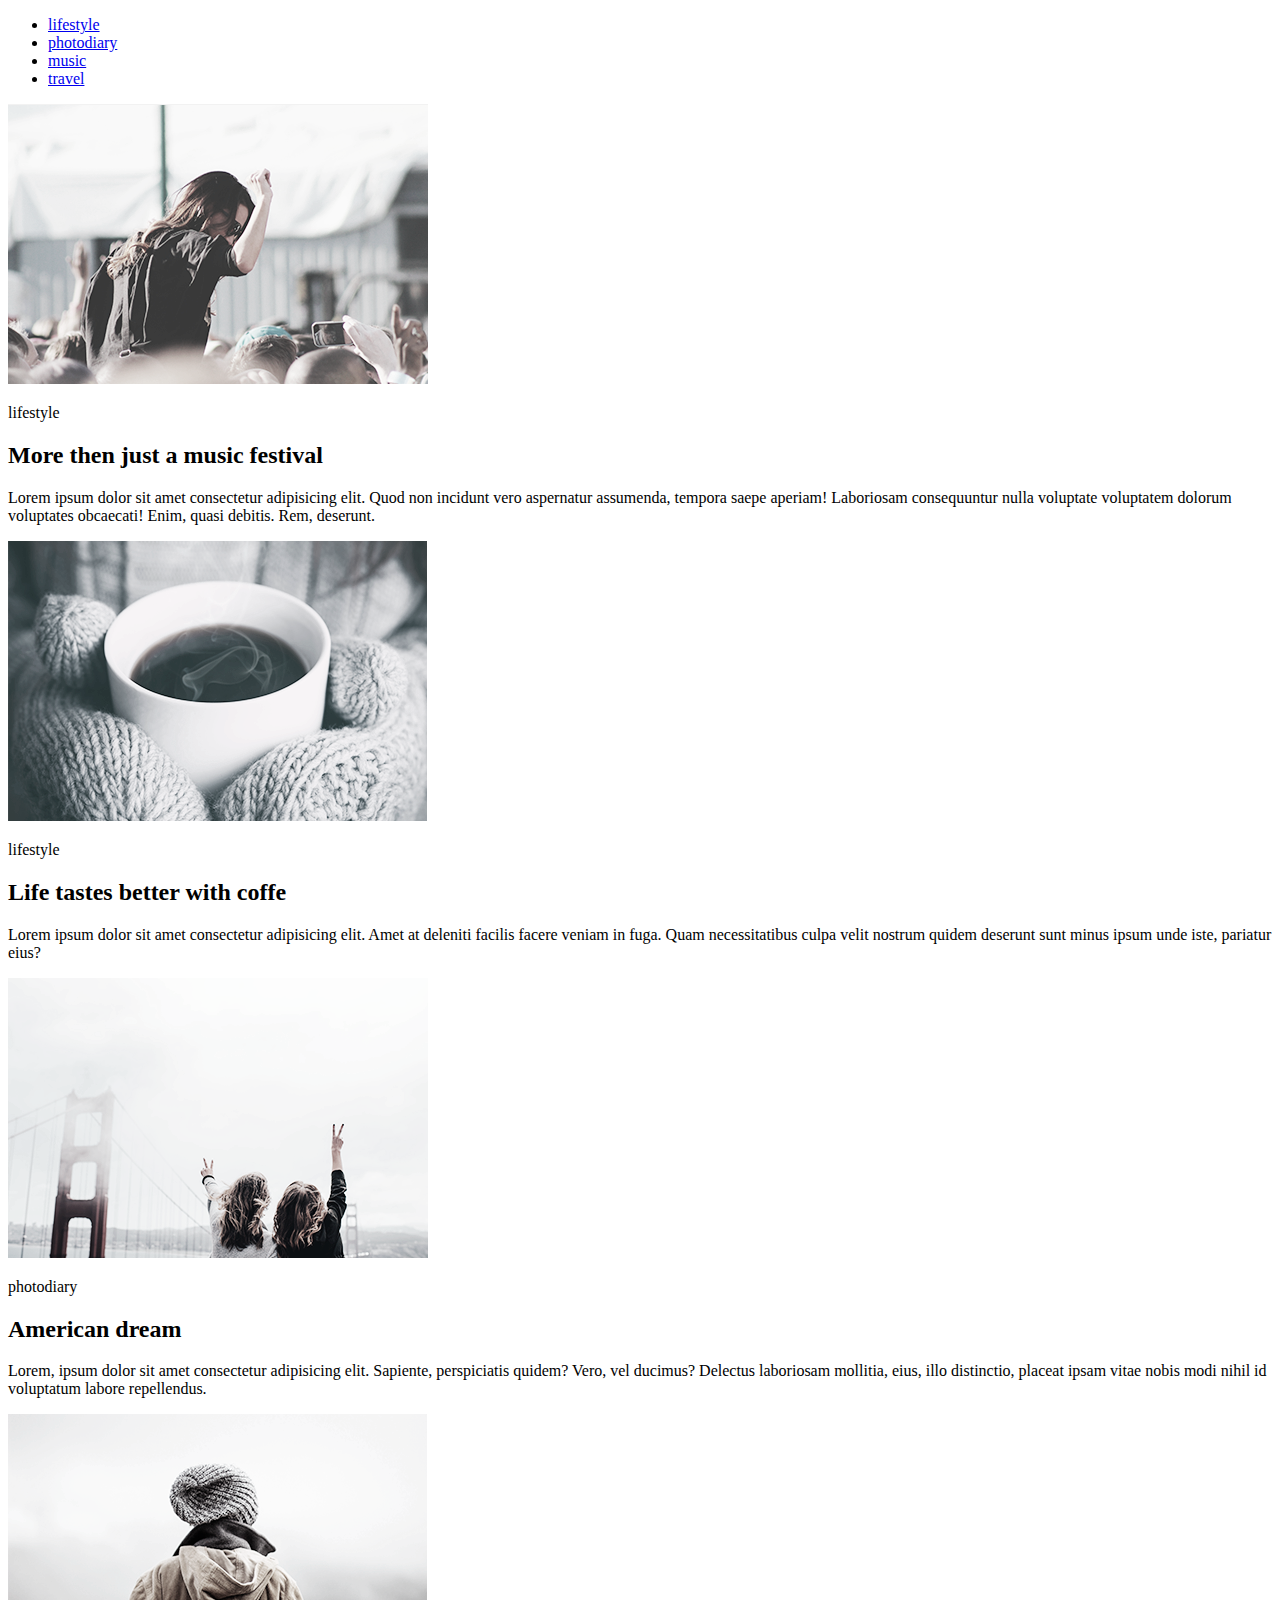
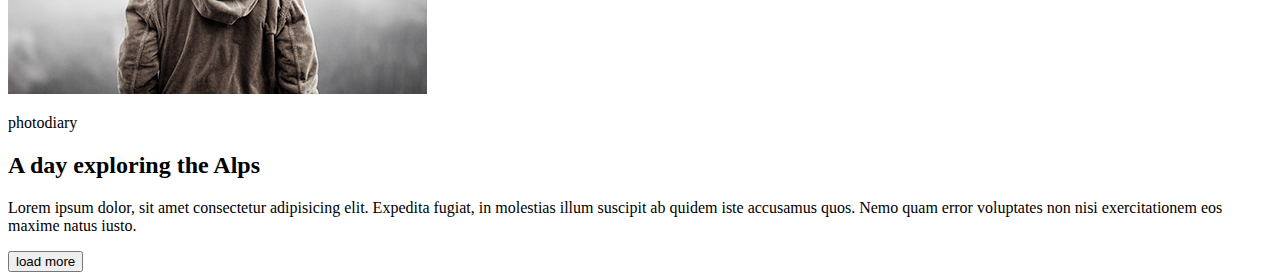
<file: homework_1-2/index.html>
<!DOCTYPE html>
<html lang="en">
<head>
    <meta charset="UTF-8">
    <meta name="viewport" content="width=device-width, initial-scale=1.0">
    <meta http-equiv="X-UA-Compatible" content="ie=edge">
    <title>homework_1-2</title>
</head>
<body>
    <header>
        <nav>
            <ul>
                <li><a href="#">lifestyle</a></li>
                <li><a href="#">photodiary</a></li>
                <li><a href="#">music</a></li>
                <li><a href="#">travel</a></li>
            </ul>
        </nav> 
    </header>
    <main>
        <section>
            <article>
                <img src="img/1.png" alt="music-festival">
                <p>lifestyle</p>
                <h2>More then just a music festival</h2>
                <p>Lorem ipsum dolor sit amet consectetur adipisicing elit. Quod non incidunt vero aspernatur assumenda, tempora saepe aperiam! Laboriosam consequuntur nulla voluptate voluptatem dolorum voluptates obcaecati! Enim, quasi debitis. Rem, deserunt.</p>
            </article>
            <article>
                <img src="img/2.png" alt="cup-of-coffee">
                <p>lifestyle</p>
                <h2>Life tastes better with coffe</h2>
                <p>Lorem ipsum dolor sit amet consectetur adipisicing elit. Amet at deleniti facilis facere veniam in fuga. Quam necessitatibus culpa velit nostrum quidem deserunt sunt minus ipsum unde iste, pariatur eius?</p>
            </article>
                <img src="img/3.png" alt="girls-on-bridg">
                <p>photodiary</p>
                <h2>American dream</h2>
                <p>Lorem, ipsum dolor sit amet consectetur adipisicing elit. Sapiente, perspiciatis quidem? Vero, vel ducimus? Delectus laboriosam mollitia, eius, illo distinctio, placeat ipsam vitae nobis modi nihil id voluptatum labore repellendus.</p>
            <article>
                <img src="img/4.png" alt="man">
                <p>photodiary</p>
                <h2>A day exploring the Alps</h2>
                <p>Lorem ipsum dolor, sit amet consectetur adipisicing elit. Expedita fugiat, in molestias illum suscipit ab quidem iste accusamus quos. Nemo quam error voluptates non nisi exercitationem eos maxime natus iusto.</p>
            </article>
            <button>load more</button>
        </section>
    </main>
</html>
</file>
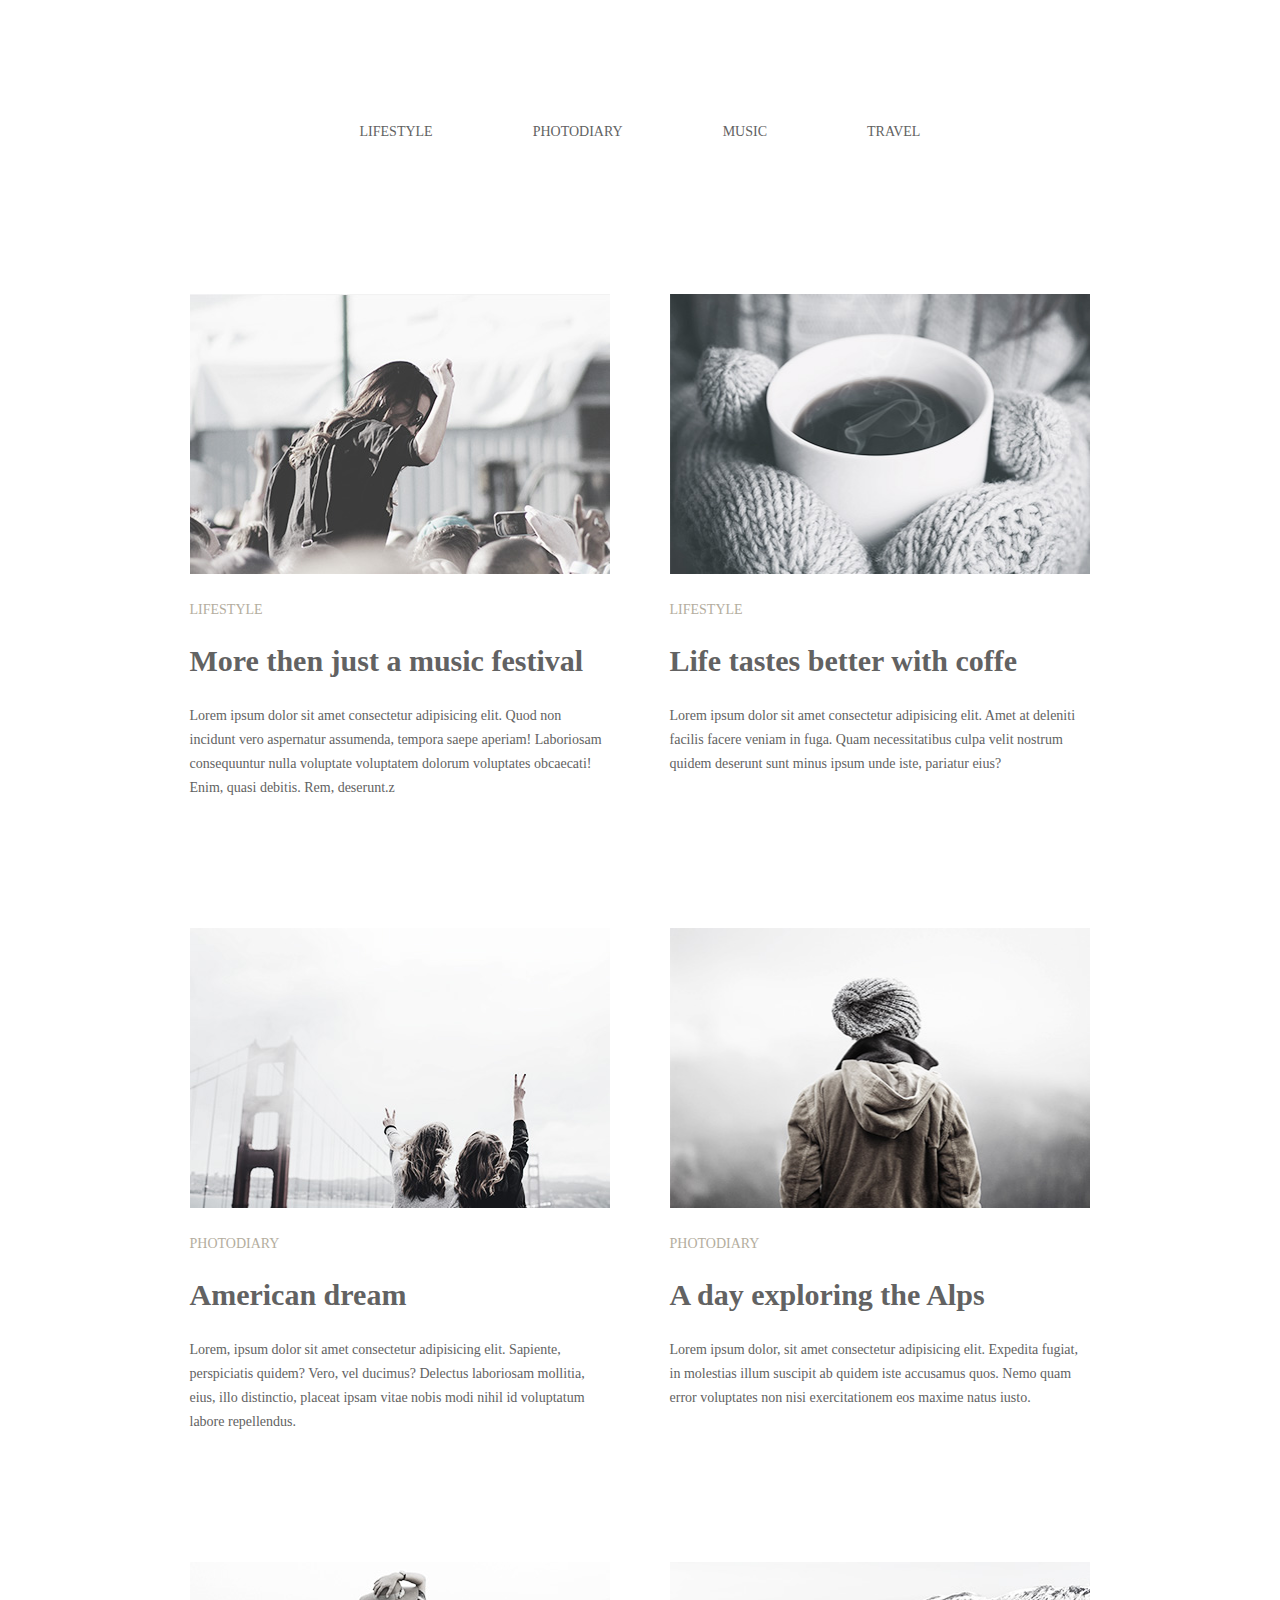
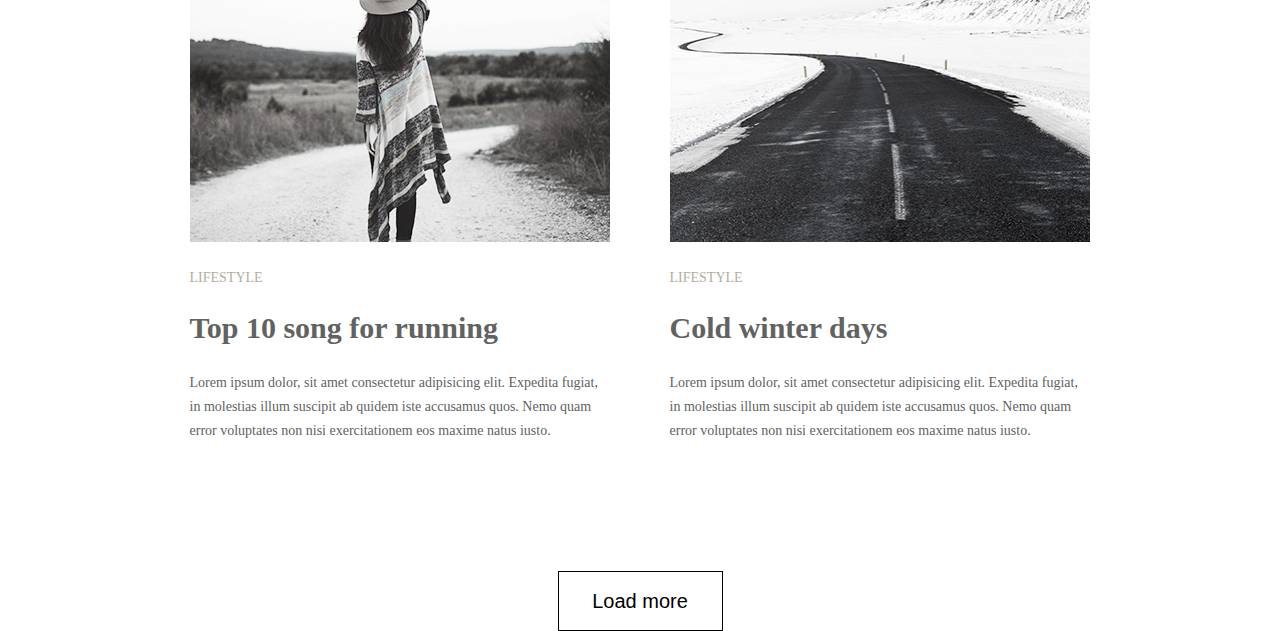
<file: homework_3/index.html>
<!DOCTYPE html>
<html lang="en">
<head>
    <meta charset="UTF-8">
    <meta name="viewport" content="width=device-width, initial-scale=1.0">
    <meta http-equiv="X-UA-Compatible" content="ie=edge">
    <title>Homework 3</title>
    <link rel="stylesheet" href="./css/normalize.css">
    <link href="https://fonts.googleapis.com/css?family=Playfair+Display" rel="stylesheet">
    <link rel="stylesheet" href="./css/style.css">
</head>
<body>
    <header class="page-header">
        <nav class="nav-menu">
            <ul class="nav-list">
                <li><a href="#">lifestyle</a></li>
                <li><a href="#">photodiary</a></li>
                <li><a href="#">music</a></li>
                <li><a href="#">travel</a></li>
            </ul>
        </nav> 
    </header>
    <main class="page-main">
        <section class="content-section">
            <article class="content-article">
                <img class="content-img" src="img/1.jpg" alt="music-festival" width="420" height="280">
                <p class="content-class">lifestyle</p>
                <h2>More then just a music festival</h2>
                <p>Lorem ipsum dolor sit amet consectetur adipisicing elit. Quod non incidunt vero aspernatur assumenda, tempora saepe aperiam! Laboriosam consequuntur nulla voluptate voluptatem dolorum voluptates obcaecati! Enim, quasi debitis. Rem, deserunt.z</p>
            </article>
            <article class="content-article">
                <img class="content-img" src="img/2.jpg" alt="cup-of-coffee" width="420" height="280">
                <p class="content-class">lifestyle</p>
                <h2>Life tastes better with coffe</h2>
                <p>Lorem ipsum dolor sit amet consectetur adipisicing elit. Amet at deleniti facilis facere veniam in fuga. Quam necessitatibus culpa velit nostrum quidem deserunt sunt minus ipsum unde iste, pariatur eius?</p>
            </article>
            <article class="content-article">
                <img class="content-img" src="img/3.jpg" alt="girls-on-bridg" width="420" height="280">
                <p class="content-class">photodiary</p>
                <h2>American dream</h2>
                <p>Lorem, ipsum dolor sit amet consectetur adipisicing elit. Sapiente, perspiciatis quidem? Vero, vel ducimus? Delectus laboriosam mollitia, eius, illo distinctio, placeat ipsam vitae nobis modi nihil id voluptatum labore repellendus.</p>
            </article>
            <article class="content-article">
                <img class="content-img" src="img/4.jpg" alt="man" width="420" height="280">
                <p class="content-class">photodiary</p>
                <h2>A day exploring the Alps</h2>
                <p>Lorem ipsum dolor, sit amet consectetur adipisicing elit. Expedita fugiat, in molestias illum suscipit ab quidem iste accusamus quos. Nemo quam error voluptates non nisi exercitationem eos maxime natus iusto.</p>
            </article>
            <article class="content-article">
                <img class="content-img" src="img/5.jpg" alt="girl-in-the-road" width="420" height="280">
                <p class="content-class">lifestyle</p>
                <h2>Top 10 song for running</h2>
                <p>Lorem ipsum dolor, sit amet consectetur adipisicing elit. Expedita fugiat, in molestias illum suscipit ab quidem iste accusamus quos. Nemo quam error voluptates non nisi exercitationem eos maxime natus iusto.</p>
            </article>
            <article class="content-article">
                <img class="content-img" src="img/6.jpg" alt="winter-road" width="420" height="280">
                <p class="content-class">lifestyle</p>
                <h2>Cold winter days</h2>
                <p>Lorem ipsum dolor, sit amet consectetur adipisicing elit. Expedita fugiat, in molestias illum suscipit ab quidem iste accusamus quos. Nemo quam error voluptates non nisi exercitationem eos maxime natus iusto.</p>
            </article>
            <button>Load more</button>
        </section>
    </main>
</body>
</html>
</file>
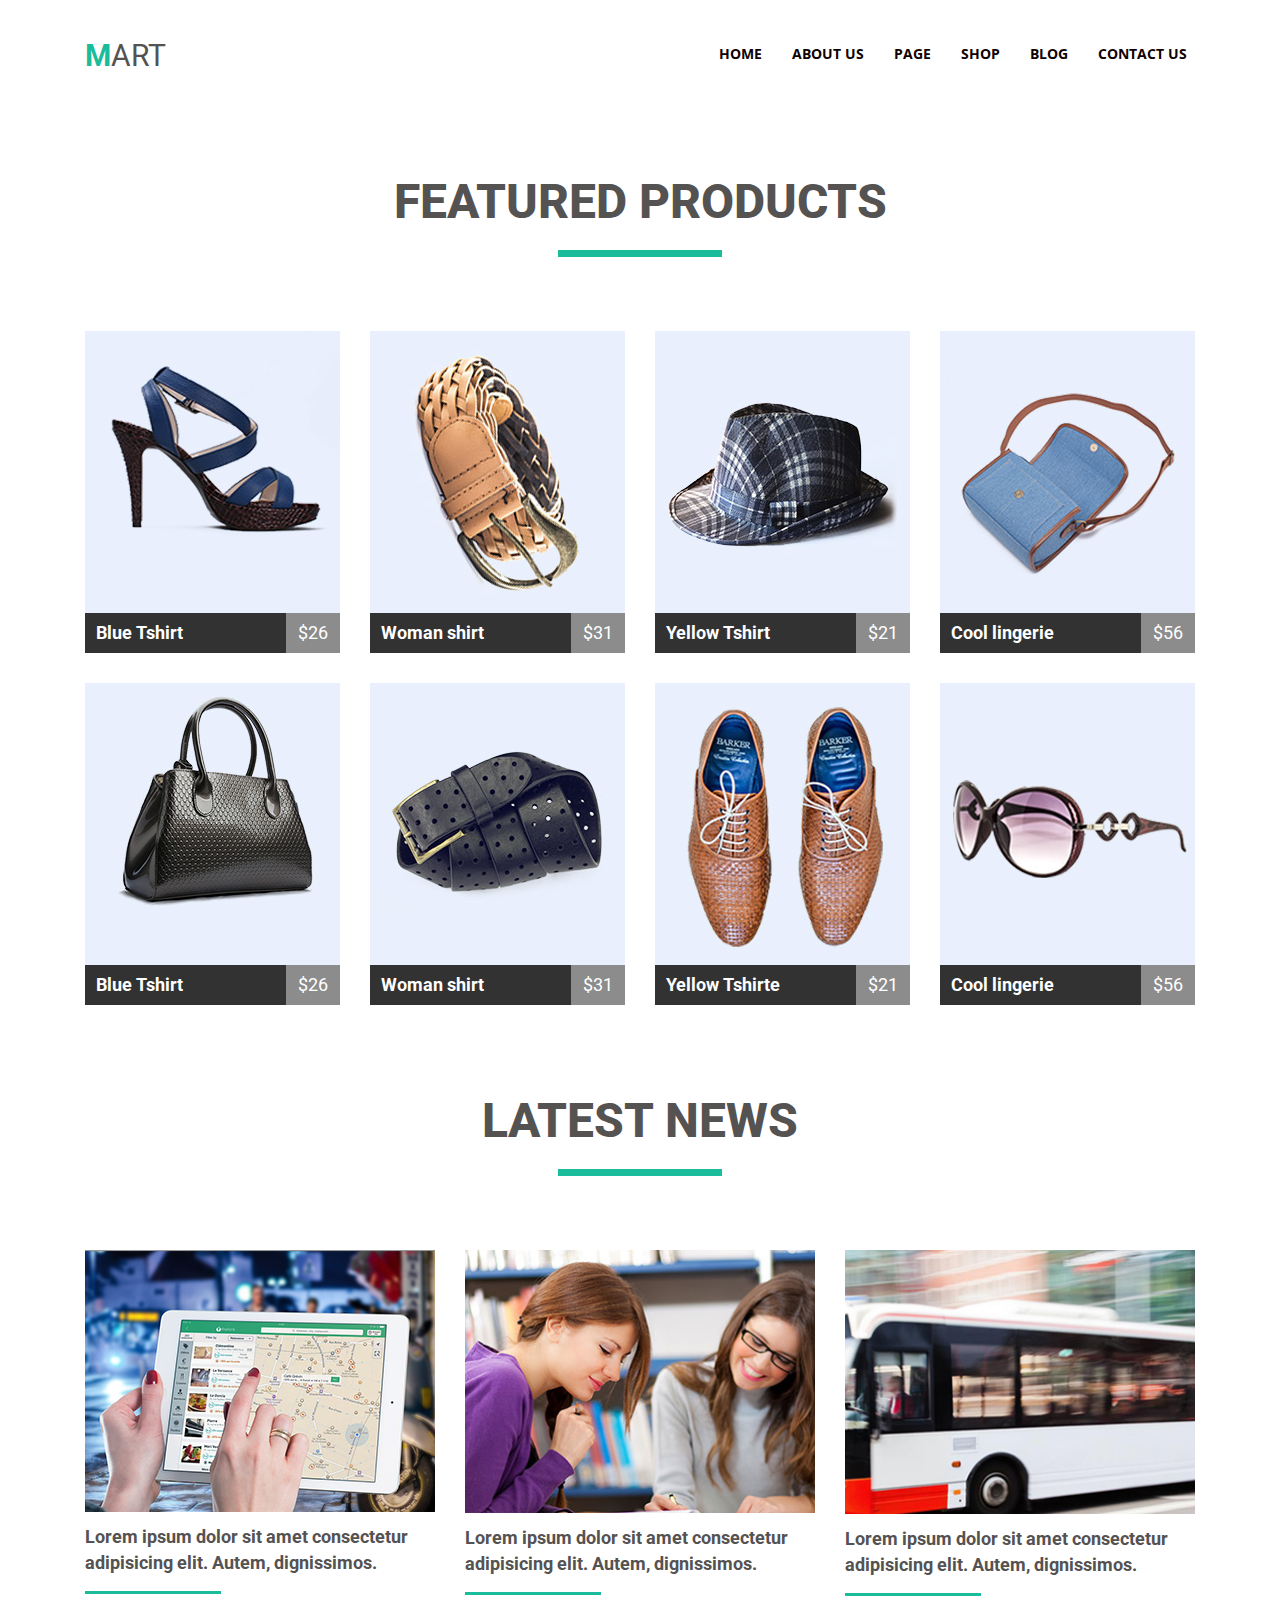
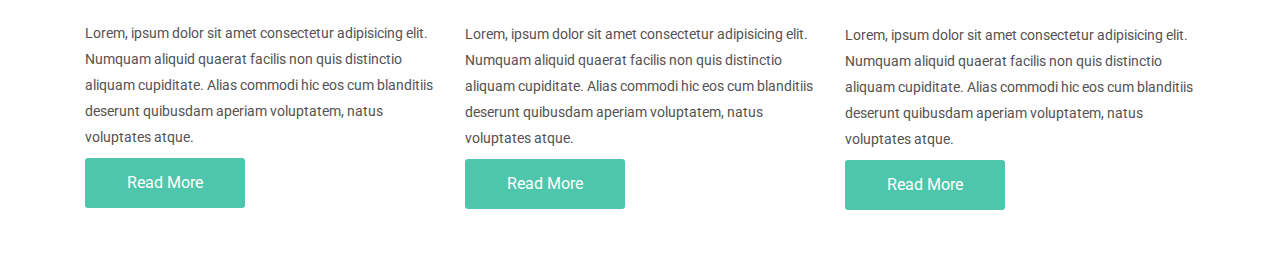
<file: homework_4/index.html>
<!DOCTYPE html>
<html lang="en">
  <head>
    <meta charset="UTF-8" />
    <meta name="viewport" content="width=device-width, initial-scale=1.0" />
    <meta http-equiv="X-UA-Compatible" content="ie=edge" />
    <title>Homework 4</title>
    <link rel="stylesheet" href="./css/normalize.css" />
    <link
      href="https://fonts.googleapis.com/css?family=Open+Sans:400,700,800|Roboto:400,700,800"
      rel="stylesheet"
    />
    <link rel="stylesheet" href="./css/styles.css" />
  </head>
  <body>
    <header class="page-header container">
      <nav class="page-navigation clearfix">
        <a href="#" class="logo">Mart</a>
        <ul class="nav_menu clearfix">
          <li class="nav_item"><a href="#">Home</a></li>
          <li class="nav_item"><a href="#">About us</a></li>
          <li class="nav_item"><a href="#">Page</a></li>
          <li class="nav_item"><a href="#">Shop</a></li>
          <li class="nav_item"><a href="#">Blog</a></li>
          <li class="nav_item"><a href="#">Contact us</a></li>
        </ul>
      </nav>
    </header>
    <main class="page-main container">
      <section class="featuret_products clearfix">
        <div class="text_underline">
          <h2 class="first_h2">Featured products</h2>
        </div>
          <article class="product_article clearfix">
            <img
              src="./img/products/product1.jpg"
              alt="Tshirt"
              class="product_img"
              width="255"
              height=""
            />
            <div class="price_section clearfix">
              <h3 class="product_title">Blue Tshirt</h3>
              <p class="product_price">&#36;26</p>
            </div>
          </article>
          <article class="product_article clearfix">
            <img
              src="./img/products/product2.jpg"
              alt="Woman shirt"
              class="product_img"
              width="255"
              height="283"
            />
            <div class="price_section clearfix">
              <h3 class="product_title">Woman shirt</h3>
              <p class="product_price">&#36;31</p>
            </div>
          </article>
          <article class="product_article clearfix">
            <img
              src="./img/products/product3.jpg"
              alt="Cup"
              class="product_img"
              width="255"
              height="283"
            />
            <div class="price_section clearfix">
              <h3 class="product_title">Yellow Tshirt</h3>
              <p class="product_price">&#36;21</p>
            </div>
          </article>
          <article class="product_article clearfix">
            <img
              src="./img/products/product4.jpg"
              alt="blue handbag"
              class="product_img"
              width="255"
              height="283"
            />
            <div class="price_section clearfix">
              <h3 class="product_title">Cool lingerie</h3>
              <p class="product_price">&#36;56</p>
            </div>
          </article>
          <article class="product_article clearfix">
            <img
              src="./img/products/product5.jpg"
              alt="black handbag"
              class="product_img"
              width="255"
              height="283"
            />
            <div class="price_section clearfix">
              <h3 class="product_title">Blue Tshirt</h3>
              <p class="product_price">&#36;26</p>
            </div>
          </article>
          <article class="product_article clearfix">
            <img
              src="./img/products/product6.jpg"
              alt="belt"
              class="product_img"
              width="255"
              height="283"
            />
            <div class="price_section clearfix">
              <h3 class="product_title">Woman shirt</h3>
              <p class="product_price">&#36;31</p>
            </div>
          </article>
          <article class="product_article clearfix">
            <img
              src="./img/products/product7.jpg"
              alt="shoes"
              class="product_img"
              width="255"
              height="283"
            />
            <div class="price_section clearfix">
              <h3 class="product_title">Yellow Tshirtе</h3>
              <p class="product_price">&#36;21</p>
            </div>
          </article>
          <article class="product_article clearfix">
            <img
              src="./img/products/product8.jpg"
              alt="sunglass"
              class="product_img"
              width="255"
              height="283"
            />
            <div class="price_section clearfix">
              <h3 class="product_title">Cool lingerie</h3>
              <p class="product_price">&#36;56</p>
            </div>
          </article>
      </section>
      <section class="latest_news clearfix" >
        <div class="text_underline" >
          <h2>Latest news</h2>
        </div>
        <article class="news_article">
          <img class="news_img"
            src="./img/news/news1.jpg"
            alt="ipad"
            class="news_img"
            width="350"
            height="262"
          />
          <h3 class="news_name">
            Lorem ipsum dolor sit amet consectetur adipisicing elit. Autem,
            dignissimos.
          </h3>
          <p class="news_content">
            Lorem, ipsum dolor sit amet consectetur adipisicing elit. Numquam
            aliquid quaerat facilis non quis distinctio aliquam cupiditate.
            Alias commodi hic eos cum blanditiis deserunt quibusdam aperiam
            voluptatem, natus voluptates atque.
          </p>
          <button class="news_button">Read More</button>
        </article>
        <article class="news_article">
          <img class="news_img"
            src="./img/news/news2.jpg"
            alt="two girls"
            class="news_img"
            width="350"
            height="262"
          />
          <h3 class="news_name">
            Lorem ipsum dolor sit amet consectetur adipisicing elit. Autem,
            dignissimos.
          </h3>
          <p class="news_content">
            Lorem, ipsum dolor sit amet consectetur adipisicing elit. Numquam
            aliquid quaerat facilis non quis distinctio aliquam cupiditate.
            Alias commodi hic eos cum blanditiis deserunt quibusdam aperiam
            voluptatem, natus voluptates atque.
          </p>
          <button class="news_button">Read More</button>
        </article>
        <article class="news_article">
          <img class="news_img"
            src="./img/news/news3.jpg"
            alt="bus"
            class="news_img"
            width="350"
            height="262"
          />
          <h3 class="news_name">
            Lorem ipsum dolor sit amet consectetur adipisicing elit. Autem,
            dignissimos.
          </h3>
          <p class="news_content">
            Lorem, ipsum dolor sit amet consectetur adipisicing elit. Numquam
            aliquid quaerat facilis non quis distinctio aliquam cupiditate.
            Alias commodi hic eos cum blanditiis deserunt quibusdam aperiam
            voluptatem, natus voluptates atque.
          </p>
          <button class="news_button">Read More</button>
        </article>
      </section>
    </main>
  </body>
</html>
</file>
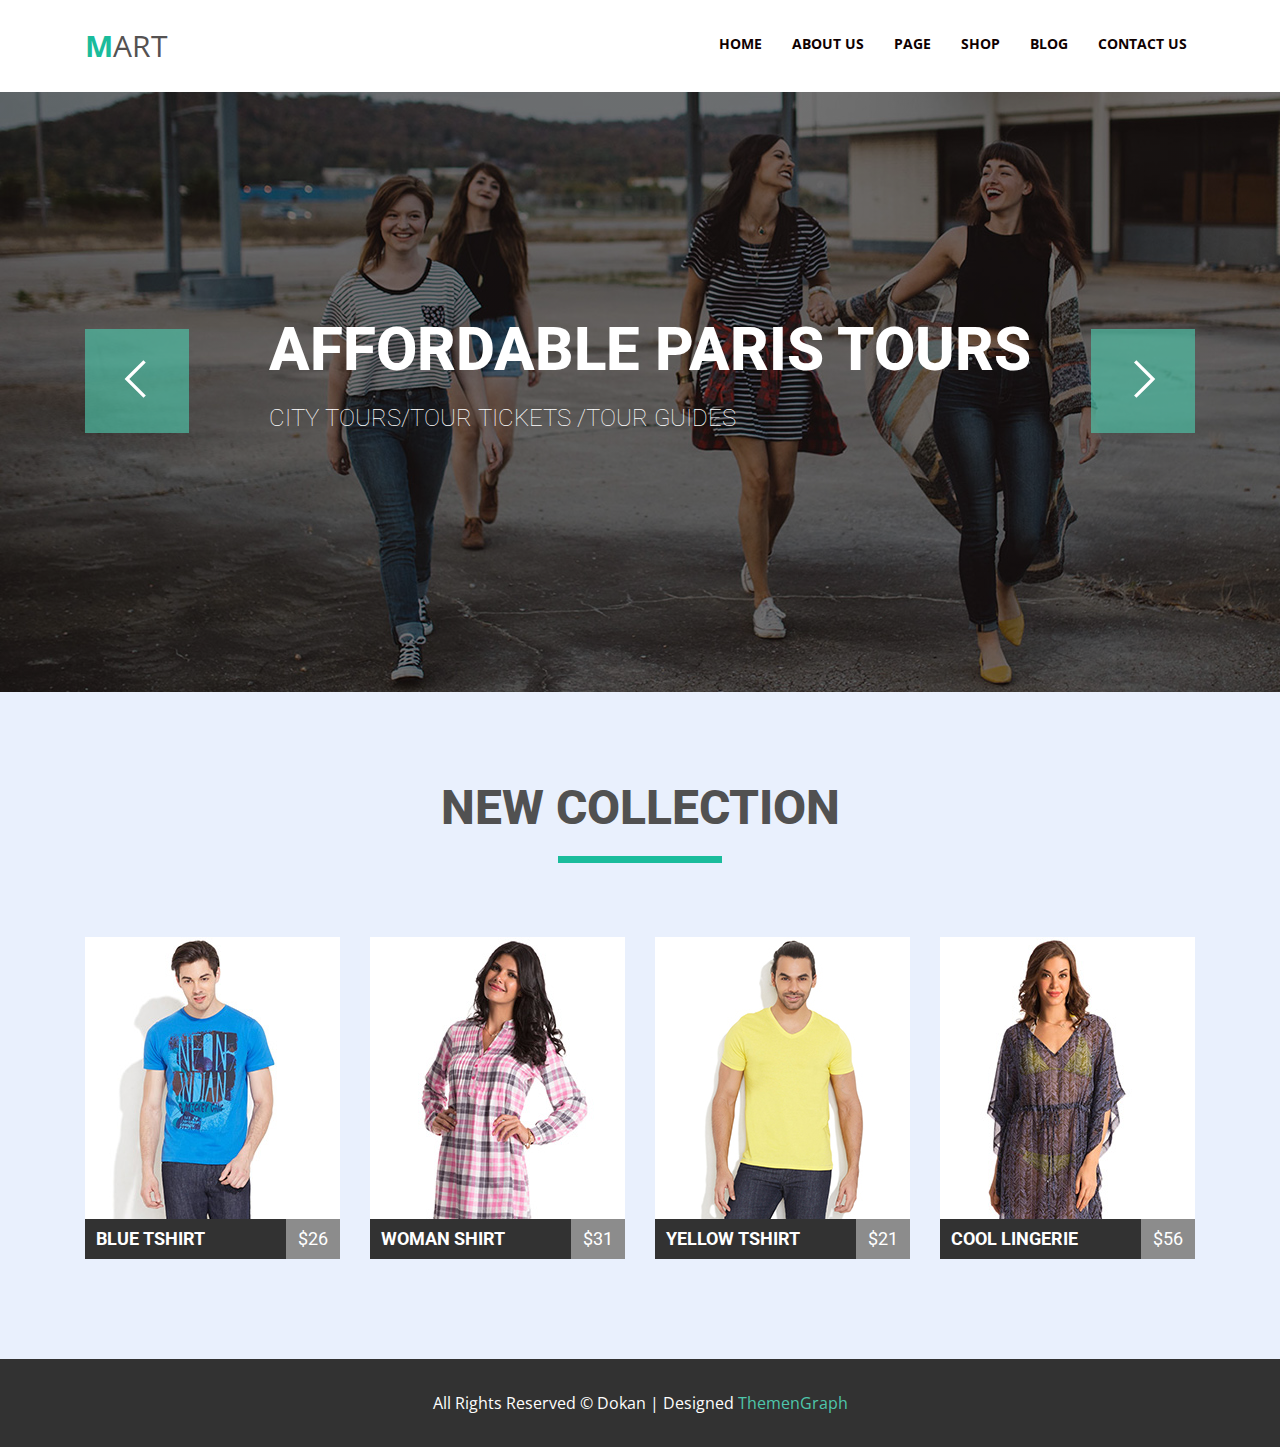
<file: homework_5/index.html>
<!DOCTYPE html>
<html lang="en">
  <head>
    <meta charset="UTF-8" />
    <meta name="viewport" content="width=device-width, initial-scale=1.0" />
    <meta http-equiv="X-UA-Compatible" content="ie=edge" />
    <title>Homework 5</title>
    <link rel="stylesheet" href="./css/normalize.css" />
    <link
      href="https://fonts.googleapis.com/css?family=Open+Sans:400,700,800|Roboto:400,700,800"
      rel="stylesheet"
    />
    <link rel="stylesheet" href="./css/styles.css" />
  </head>
  <body>
    <header class="page-header">
      <div class="container">
        <nav class="page-navigation clearfix">
          <a href="#" class="logo">Mart</a>
          <ul class="nav_menu clearfix">
            <li class="nav_item"><a href="#">Home</a></li>
            <li class="nav_item"><a href="#">About us</a></li>
            <li class="nav_item"><a href="#">Page</a></li>
            <li class="nav_item"><a href="#">Shop</a></li>
            <li class="nav_item"><a href="#">Blog</a></li>
            <li class="nav_item"><a href="#">Contact us</a></li>
          </ul>
        </nav>
    </div>
    </header>
    <main class="page-main clearfix">
          <div class="slider">
            <div class="btn container clearfix" >
                <button class="slider-btn">
                    <object type="image/svg+xml" data="./img/svg/angle-left.svg" width="100" height="100" >
                      Your browser does not support SVG
                   </object>
                </button>
                <div class="slider-content">
                    <h2>Affordable paris tours</h2>
                    <p>city tours/tour tickets /tour guides</p></div>
                <button class="slider-btn">
                    <object type="image/svg+xml" data="./img/svg/angle-right.svg" width="100" height="100" >
                      Your browser does not support SVG
                   </object>
                </button>
            </div>
          </div>
          <section class="collections">
            <div class="container clearfix">
            <div class="text_underline">
                <h2>New collection</h2>
            </div>
            <article class="product_article clearfix">
                <div class="article-overlay">
                    <div class="overlay-content clearfix">
                        <button class="overlay-icon">
                            <object type="image/svg+xml" data="./img/svg/like.svg" width="26" height="23" >
                              Your browser does not support SVG
                           </object>
                        </button>
                        <button class="overlay-icon">
                            <object type="image/svg+xml" data="./img/svg/shuffle.svg" width="26" height="23" >
                              Your browser does not support SVG
                           </object>
                        </button>
                        <button class="overlay-icon">
                            <object type="image/svg+xml" data="./img/svg/clock.svg" width="24" height="24" >
                              Your browser does not support SVG
                           </object>
                        </button>
                        <button class="overlay-icon longicon">
                            <object type="image/svg+xml" data="./img/svg/cart.svg" width="28" height="27" >
                              Your browser does not support SVG
                           </object>
                           <span>add to cart</span>
                        </button>
                    </div>
                  </div> 
              <div class="price_section clearfix">
                <h3 class="product_title">Blue Tshirt</h3>
                <p class="product_price">&#36;26</p>
              </div>
            </article>
            <article class="product_article clearfix">
              <div class="article-overlay">
                <div class="overlay-content clearfix">
                    <button class="overlay-icon">
                        <object type="image/svg+xml" data="./img/svg/like.svg" width="26" height="23" >
                          Your browser does not support SVG
                       </object>
                    </button>
                    <button class="overlay-icon">
                        <object type="image/svg+xml" data="./img/svg/shuffle.svg" width="26" height="23" >
                          Your browser does not support SVG
                       </object>
                    </button>
                    <button class="overlay-icon">
                        <object type="image/svg+xml" data="./img/svg/clock.svg" width="24" height="24" >
                          Your browser does not support SVG
                       </object>
                    </button>
                    <button class="overlay-icon longicon">
                        <object type="image/svg+xml" data="./img/svg/cart.svg" width="28" height="27" >
                          Your browser does not support SVG
                       </object>
                       <span>add to cart</span>
                    </button>
                </div>
              </div> 
              <div class="price_section clearfix">
                <h3 class="product_title">Woman shirt</h3>
                <p class="product_price">&#36;31</p>
              </div>
            </article>
            <article class="product_article clearfix">
              <div class="article-overlay">
                <div class="overlay-content clearfix">
                    <button class="overlay-icon">
                        <object type="image/svg+xml" data="./img/svg/like.svg" width="26" height="23" >
                          Your browser does not support SVG
                       </object>
                    </button>
                    <button class="overlay-icon">
                        <object type="image/svg+xml" data="./img/svg/shuffle.svg" width="26" height="23" >
                          Your browser does not support SVG
                       </object>
                    </button>
                    <button class="overlay-icon">
                        <object type="image/svg+xml" data="./img/svg/clock.svg" width="24" height="24" >
                          Your browser does not support SVG
                       </object>
                    </button>
                    <button class="overlay-icon longicon">
                        <object type="image/svg+xml" data="./img/svg/cart.svg" width="28" height="27" >
                          Your browser does not support SVG
                       </object>
                       <span>add to cart</span>
                    </button>
                </div>
              </div> 
              <div class="price_section clearfix">
                <h3 class="product_title">Yellow Tshirt</h3>
                <p class="product_price">&#36;21</p>
              </div>
            </article>
            <article class="product_article clearfix">
                <div class="article-overlay">
                    <div class="overlay-content clearfix">
                        <button class="overlay-icon">
                            <object type="image/svg+xml" data="./img/svg/like.svg" width="26" height="23" >
                              Your browser does not support SVG
                           </object>
                        </button>
                        <button class="overlay-icon">
                            <object type="image/svg+xml" data="./img/svg/shuffle.svg" width="26" height="23" >
                              Your browser does not support SVG
                           </object>
                        </button>
                        <button class="overlay-icon">
                            <object type="image/svg+xml" data="./img/svg/clock.svg" width="24" height="24" >
                              Your browser does not support SVG
                           </object>
                        </button>
                        <button class="overlay-icon longicon">
                            <object type="image/svg+xml" data="./img/svg/cart.svg" width="28" height="27" >
                              Your browser does not support SVG
                           </object>
                           <span>add to cart</span>
                        </button>
                    </div>
                  </div> 
              <div class="price_section clearfix">
                <h3 class="product_title">Cool lingerie</h3>
                <p class="product_price">&#36;56</p>
              </div>
            </article>
          </div>
          </section>
    </main>
    <footer>
      <div class="container">
          <p>All Rights Reserved &copy; <cite>Dokan</cite> | Designed <a href="#">ThemenGraph</a></p>
      </div>
    </footer>
  </body>
</html>
</file>
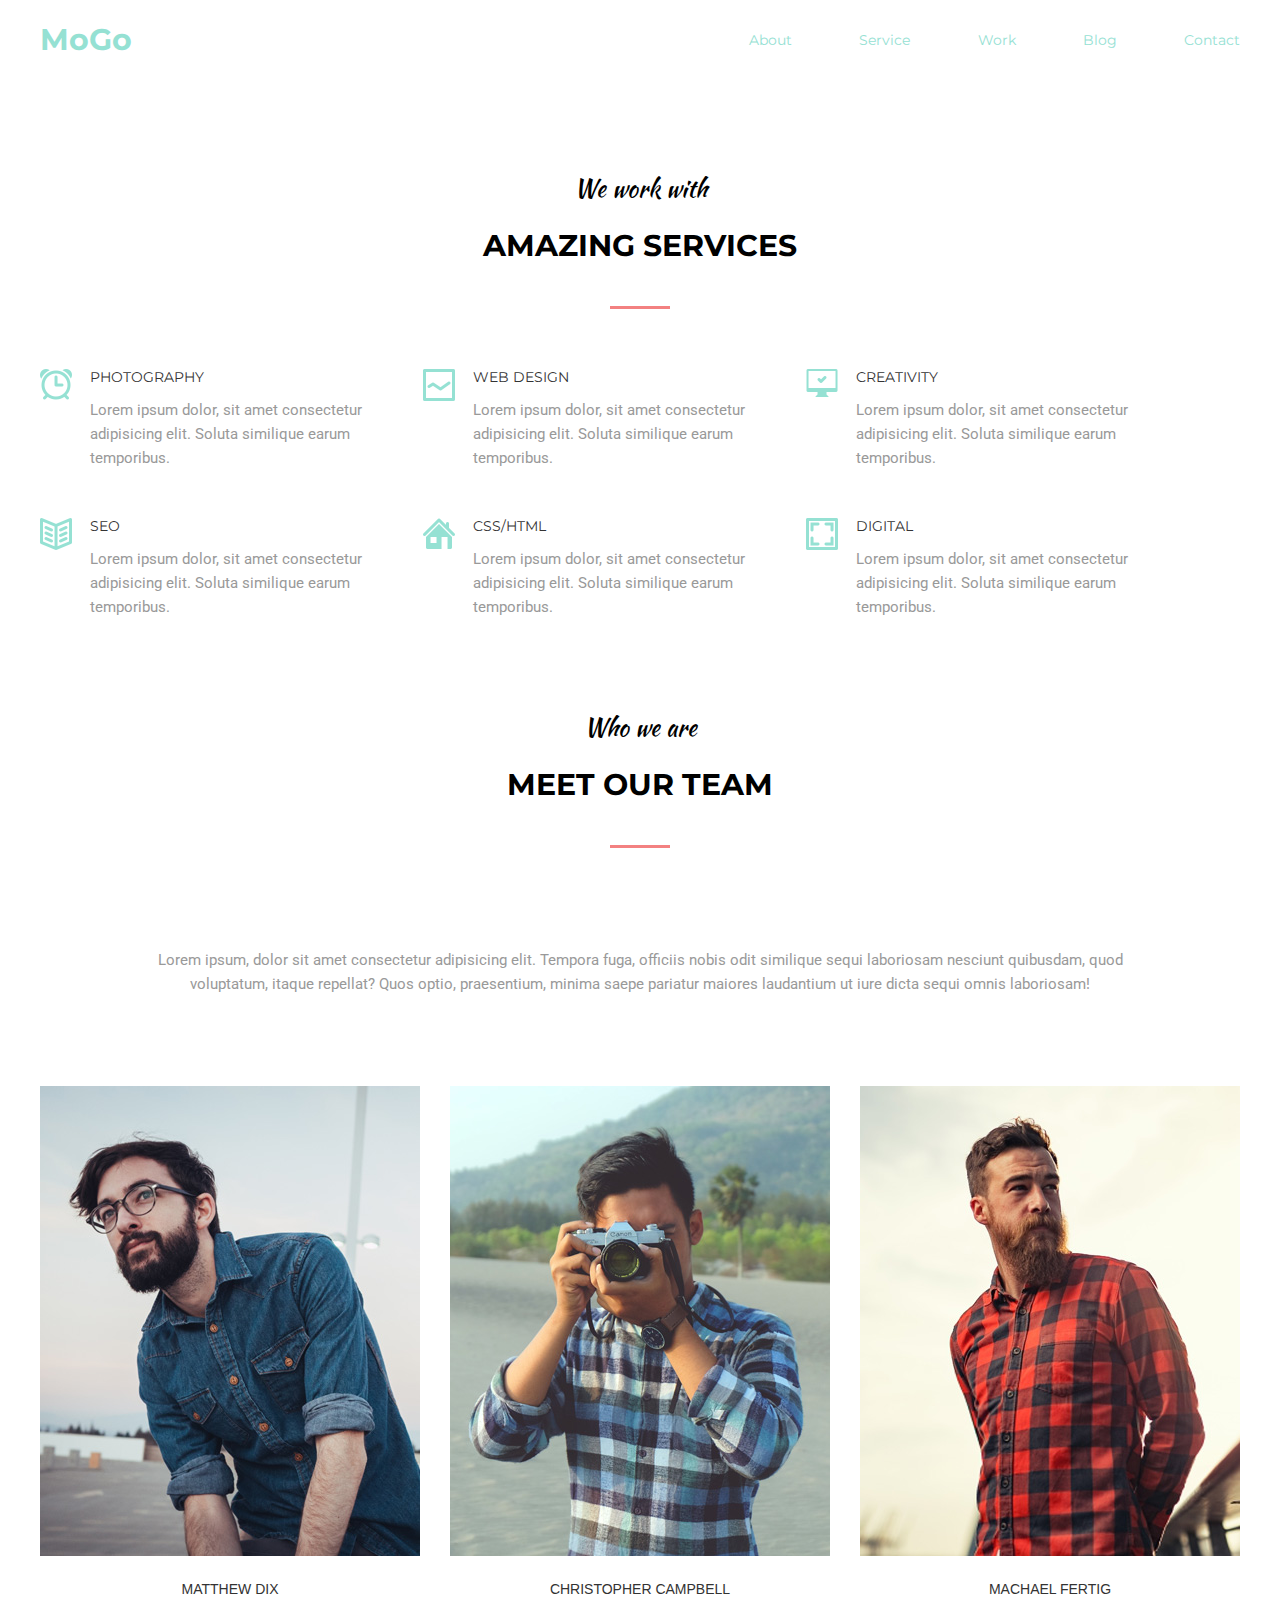
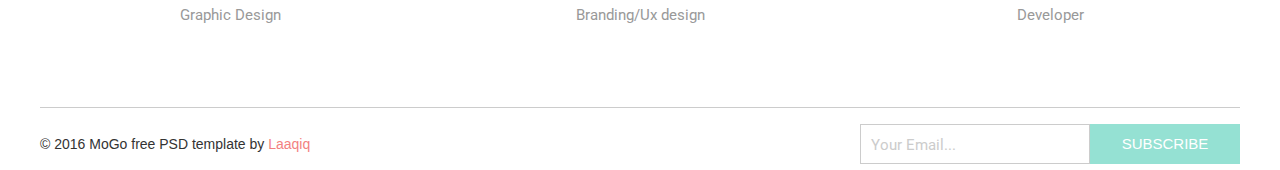
<file: homework_6/index.html>
<!DOCTYPE html>
<html lang="en">
<head>
    <meta charset="UTF-8">
    <meta name="viewport" content="width=device-width, initial-scale=1.0">
    <meta http-equiv="X-UA-Compatible" content="ie=edge">
    <title>Homework 6</title>
    <link rel="stylesheet" href="./css/normalize.css" />
    <link href="https://fonts.googleapis.com/css?family=Kaushan+Script|Montserrat:400,700,800,900|Roboto:300i,400" rel="stylesheet">
    <link rel="stylesheet" href="./css/styles.css" />
</head>
<body class="container">
    <header class="header">
        <nav class="site_navgiation">
        <a href="" class="logo">MoGo</a>
        <ul class="nav_menu">
            <li class="nav_item"><a href="#">About</a></li>
            <li class="nav_item"><a href="#">Service</a></li>
            <li class="nav_item"><a href="#">Work</a></li>
            <li class="nav_item"><a href="#">Blog</a></li>
            <li class="nav_item"><a href="#">Contact</a></li>
        </ul>
    </nav>
    </header>
    <main class="page_main">
        <section class="services">
            <div>  
                <h2 class="first_h2">We work with</h2>  
                <h2 class="second_h2">Amazing services</h2>
            </div>
            <div class="services_section">
                <article class="section_items">
                    <div class="items_text"> 
                        <h3>Photography</h3>
                        <p>Lorem ipsum dolor, sit amet consectetur adipisicing elit. Soluta similique earum temporibus.</p>
                    </div>
                </article>
                <article class="section_items">
                    <div class="items_text"> 
                        <h3>Web design</h3>
                        <p>Lorem ipsum dolor, sit amet consectetur adipisicing elit. Soluta similique earum temporibus.</p>
                    </div>
                </article>
                <article class="section_items">
                    <div class="items_text"> 
                        <h3>Creativity</h3>
                        <p>Lorem ipsum dolor, sit amet consectetur adipisicing elit. Soluta similique earum temporibus.</p>
                    </div>
                </article>
                <article class="section_items">
                    <div class="items_text"> 
                        <h3>Seo</h3>
                        <p>Lorem ipsum dolor, sit amet consectetur adipisicing elit. Soluta similique earum temporibus.</p>
                    </div>
                </article>
                <article class="section_items">
                    <div class="items_text"> 
                        <h3>Css/html</h3>
                        <p>Lorem ipsum dolor, sit amet consectetur adipisicing elit. Soluta similique earum temporibus.</p>
                    </div>
                </article>
                <article class="section_items">
                    <div class="items_text"> 
                        <h3>Digital</h3>
                        <p>Lorem ipsum dolor, sit amet consectetur adipisicing elit. Soluta similique earum temporibus.</p>
                    </div>
                </article>
            </div>
        </section>
        <section class="team">
            <div>  
                <h2 class="first_h2">Who we are</h2>  
                <h2 class="second_h2">Meet our team</h2>
            </div>
            <p class="team_content">Lorem ipsum, dolor sit amet consectetur adipisicing elit. Tempora fuga, officiis nobis odit similique sequi laboriosam nesciunt quibusdam, quod voluptatum, itaque repellat? Quos optio, praesentium, minima saepe pariatur maiores laudantium ut iure dicta sequi omnis laboriosam!</p>
            <div class="team_section">
            <article class="team_items">
                <div class="overlay">
                    <div class="overlay_icon">
                        <a href="#" class="overlay_btn"></a>
                        <a href="#" class="overlay_btn"></a>
                        <a href="#" class="overlay_btn"></a>
                        <a href="#" class="overlay_btn"></a>
                    </div>
                </div>
                <div class="team_img">
                    <img src="./img/team/1.jpg" alt="man in glases" width="380" height="470">
                </div>
                <div class="team_items_content">
                    <h3>Matthew Dix</h3>
                    <p>Graphic Design</p>
                </div>
            </article>
            <article class="team_items">
                <div class="overlay">
                    <div class="overlay_icon">
                        <a href="#" class="overlay_btn"></a>
                        <a href="#" class="overlay_btn"></a>
                        <a href="#" class="overlay_btn"></a>
                        <a href="#" class="overlay_btn"></a>
                    </div>
                </div>
                <div class="team_img">
                    <img src="./img/team/2.jpg" alt="man taking a photo" width="380" height="470">
                </div>
                <div class="team_items_content">
                    <h3>Christopher Campbell</h3>
                    <p>Branding/Ux design</p>
                </div>
            </article>
            <article class="team_items">
                <div class="overlay">
                    <div class="overlay_icon">
                        <a href="#" class="overlay_btn"></a>
                        <a href="#" class="overlay_btn"></a>
                        <a href="#" class="overlay_btn"></a>
                        <a href="#" class="overlay_btn"></a>
                    </div>
                </div>
                <div class="team_img">
                    <img src="./img/team/3.jpg" alt="bearded man" width="380" height="470">
                </div>
                <div class="team_items_content">
                    <h3>Machael Fertig</h3>
                    <p>Developer</p>
                </div>
            </article>
        </div>
        </section>
        <footer class="page_footer container">
            <p>&copy; 2016 MoGo free PSD template by <cite><a href="#">Laaqiq</a></cite>
            <div class="subscribe">
                <input class="placeholder" type="email" placeholder="Your Email...">
                <button class="sub_button">subscribe</button>
            </div>
        </footer>
    </main>
</body>
</html>
</file>
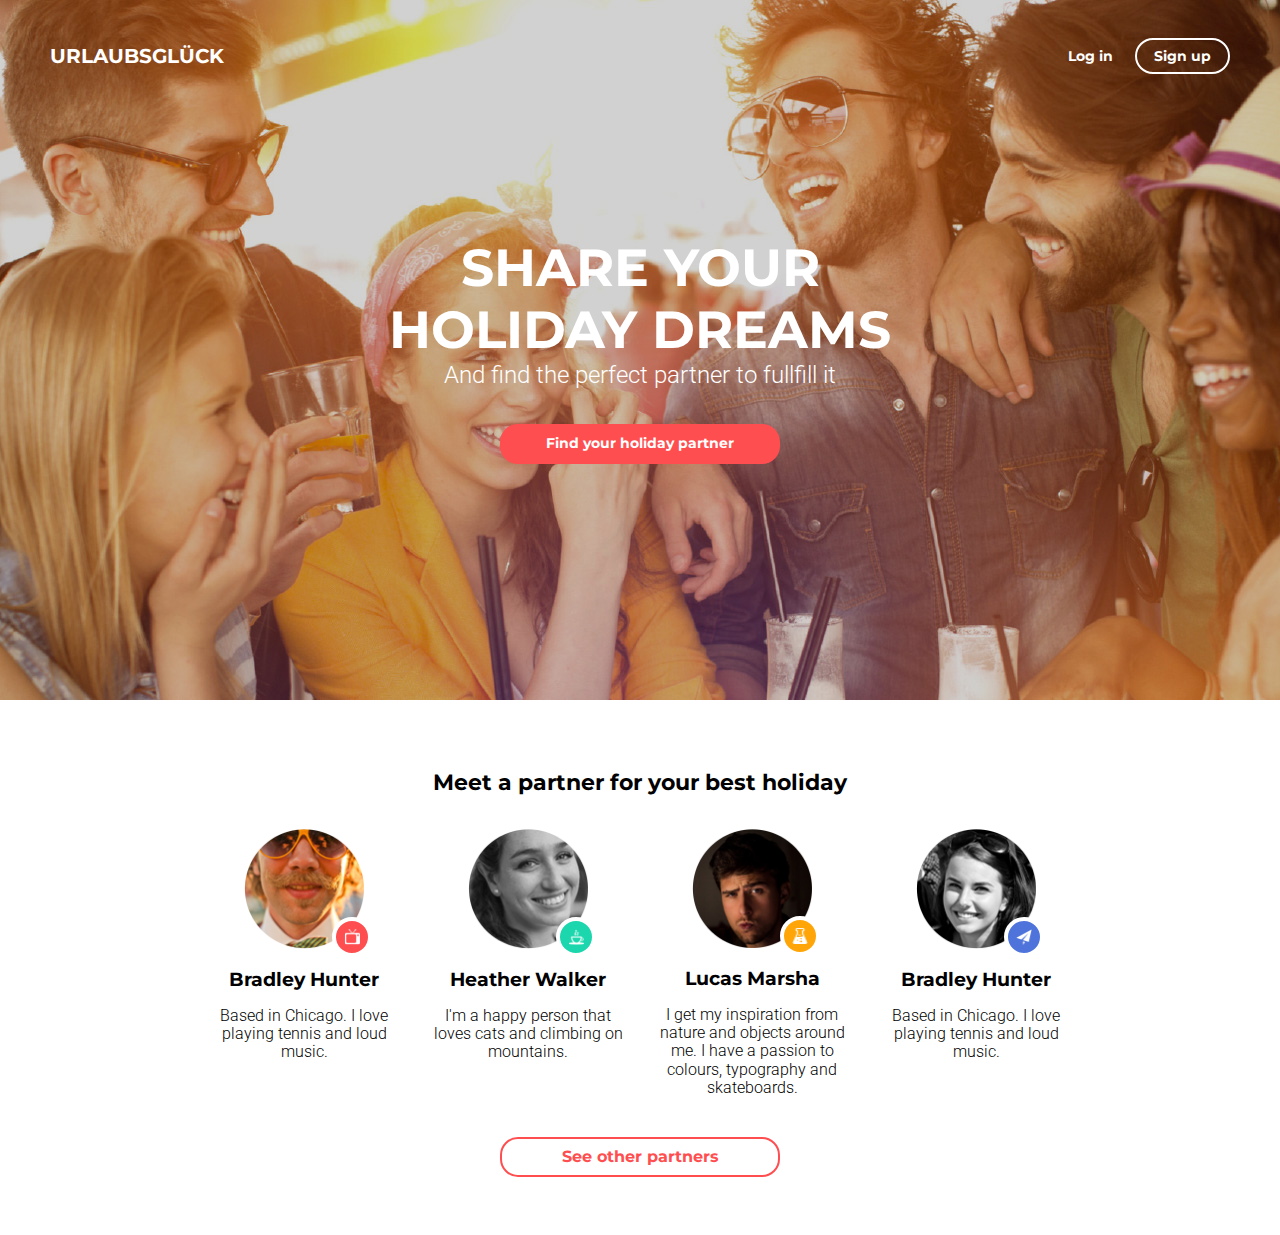
<file: homework_8/index.html>
<!DOCTYPE html>
<html lang="en">
<head>
    <meta charset="UTF-8">
    <meta name="viewport" content="width=device-width, initial-scale=1.0">
    <meta http-equiv="X-UA-Compatible" content="ie=edge">
    <title>Homework 8</title>
    <meta name="viewport" content="width=device-width, initial-scale=1">
    <link rel="stylesheet" href="./css/normalize.css" />
    <link href="https://fonts.googleapis.com/css?family=Montserrat:400,700|Roboto:300&display=swap" rel="stylesheet">
    <link rel="stylesheet" href="./css/styles.css" />
    <link rel="stylesheet" href="./css/media.css" />
</head>
<header class="page_header">
    <nav class="header-buttons">
            <a href="#" class="auth_btn">Log in</a>
            <a href="#" class="auth_btn">Sign up</a>
    </nav>
    <a href="#" class="logo">Urlaubsglück</a>
    <div class="header-titles">
            <h2 class="header_h2">Share your </br> Holiday dreams</h2>
            <h3 class="header_h3">And find the perfect partner to fullfill it</h3>
            <a class="header_btn">Find your holiday partner</a>
    </div>
</header>
<main class="page_main">
    <section class="main_section">
        <h3 class="section_h3">Meet a partner for your best holiday</h3>
        <div class="partners-container">
            <article class="partners">
                <div class="partner_img img-1">
                    <img src="./img/headshots/1.png" alt="man" width="120" height="120">
                </div>    
                <h3 class="partner_name">Bradley Hunter</h3>
                <p class="partner_info">Based in Chicago. I love playing tennis and loud music.</p>
            </article>
            <article class="partners">
                <div class="partner_img img-2">
                    <img src="./img/headshots/2.png" alt="man" width="120" height="120">
                </div>    
                <h3 class="partner_name">Lucas Marsha</h3>
                <p class="partner_info">I get my inspiration from nature and objects around me. I have a passion to colours, typography and skateboards.</p>
            </article>
            <article class="partners">
                <div class="partner_img img-3">
                    <img src="./img/headshots/3.png" alt="woman" width="120" height="120">
                </div>    
                <h3 class="partner_name">Heather Walker</h3>
                <p class="partner_info">I'm a happy person that loves cats and climbing on mountains.</p>
            </article>
            <article class="partners">
                <div class="partner_img img-4">
                    <img src="./img/headshots/4.png" alt="woman" width="120" height="120">
                </div>        
                <h3 class="partner_name">Bradley Hunter</h3>
                <p class="partner_info">Based in Chicago. I love playing tennis and loud music.</p>
            </article>
        </div>
        <button class="section_btn">See other partners</button>
    </section>
</main>
</file>
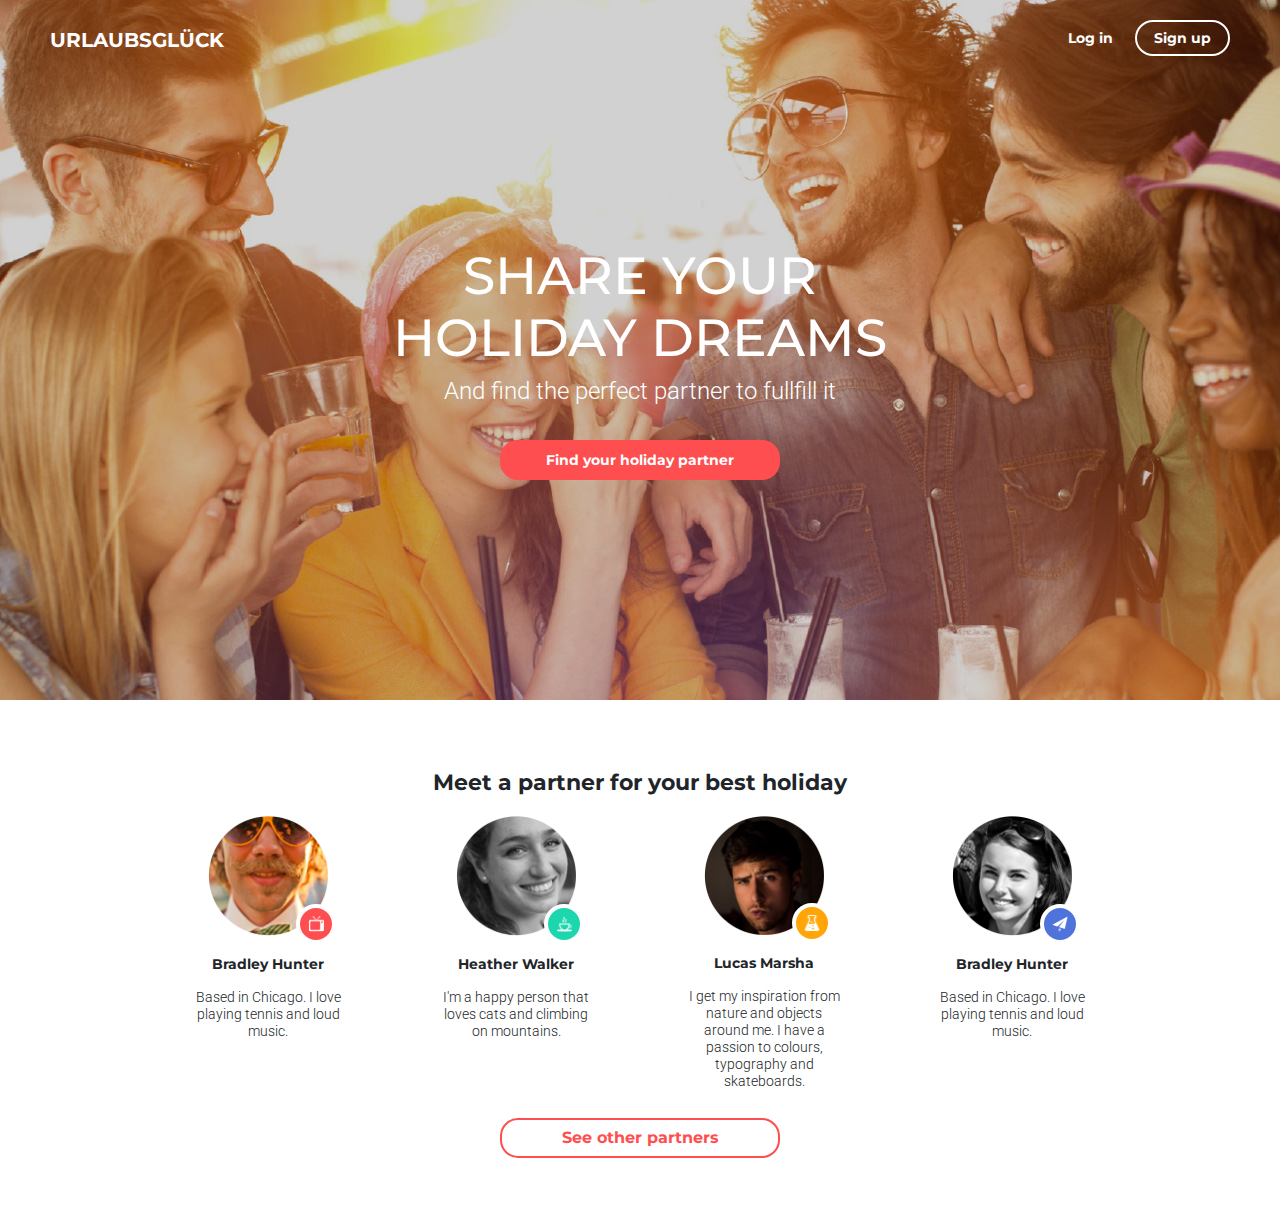
<file: homework_9/index.html>
<!DOCTYPE html>
<html lang="en">
<head>
    <meta charset="UTF-8">
    <meta name="viewport" content="width=device-width, initial-scale=1.0">
    <meta http-equiv="X-UA-Compatible" content="ie=edge">
    <title>Homework 9</title>
    <meta name="viewport" content="width=device-width, initial-scale=1">
    <link rel="stylesheet" href="https://stackpath.bootstrapcdn.com/bootstrap/4.3.1/css/bootstrap.min.css" integrity="sha384-ggOyR0iXCbMQv3Xipma34MD+dH/1fQ784/j6cY/iJTQUOhcWr7x9JvoRxT2MZw1T" crossorigin="anonymous">
    <link rel="stylesheet" href="./css/normalize.css" />
    <link href="https://fonts.googleapis.com/css?family=Montserrat:400,700|Roboto:300&display=swap" rel="stylesheet">
    <link rel="stylesheet" href="./css/styles.css" />
    <link rel="stylesheet" href="./css/media.css" />
</head>
<header class="page_header">
    <div class="container-fluid justify-content-center">
        <div class="nav row">   
            <nav class="header-buttons">
                    <a href="#" class="auth_btn">Log in</a>
                    <a href="#" class="auth_btn">Sign up</a>
            </nav>
            <div class="col-logo">
                <a href="#" class="logo">Urlaubsglück</a>
            </div>
        </div>
        <div class="container-fluid justify-content-center">
            <div class="header-titles row">
                <h2 class="header_h2">Share your </br> Holiday dreams</h2>
            </div>
            <div class="header-titles row">
                <h3 class="header_h3">And find the perfect partner to fullfill it</h3>
            </div>
            <div class="header-titles row justify-content-center">
                <a class="header_btn">Find your holiday partner</a>
            </div>                   
        </div> 
    </div>
</header>
<main class="page_main">
    <section class="main_section container-fluid">
        <h3 class="section_h3">Meet a partner for your best holiday</h3>
        <div class="partners-container row">
            <article class="partners col-12 col-md-4 col-lg-3 offset-md-2 offset-lg-0">
                <div class="partner_img img-1">
                    <img src="./img/headshots/1.png" alt="man" width="120" height="120">
                </div>    
                <h3 class="partner_name">Bradley Hunter</h3>
                <p class="partner_info">Based in Chicago. I love playing tennis and loud music.</p>
            </article>
            <article class="partners col-12 col-md-4 col-lg-3 offset-md-2 offset-lg-0">
                <div class="partner_img img-2">
                    <img src="./img/headshots/2.png" alt="man" width="120" height="120">
                </div>    
                <h3 class="partner_name">Lucas Marsha</h3>
                <p class="partner_info">I get my inspiration from nature and objects around me. I have a passion to colours, typography and skateboards.</p>
            </article>
            <article class="partners col-12 col-md-4 col-lg-3">
                <div class="partner_img img-3">
                    <img src="./img/headshots/3.png" alt="woman" width="120" height="120">
                </div>    
                <h3 class="partner_name">Heather Walker</h3>
                <p class="partner_info">I'm a happy person that loves cats and climbing on mountains.</p>
            </article>
            <article class="partners col-12 col-md-4 col-lg-3">
                <div class="partner_img img-4">
                    <img src="./img/headshots/4.png" alt="woman" width="120" height="120">
                </div>        
                <h3 class="partner_name">Bradley Hunter</h3>
                <p class="partner_info">Based in Chicago. I love playing tennis and loud music.</p>
            </article>
        </div>
        <button class="section_btn">See other partners</button>
    </section>
</main>
</file>
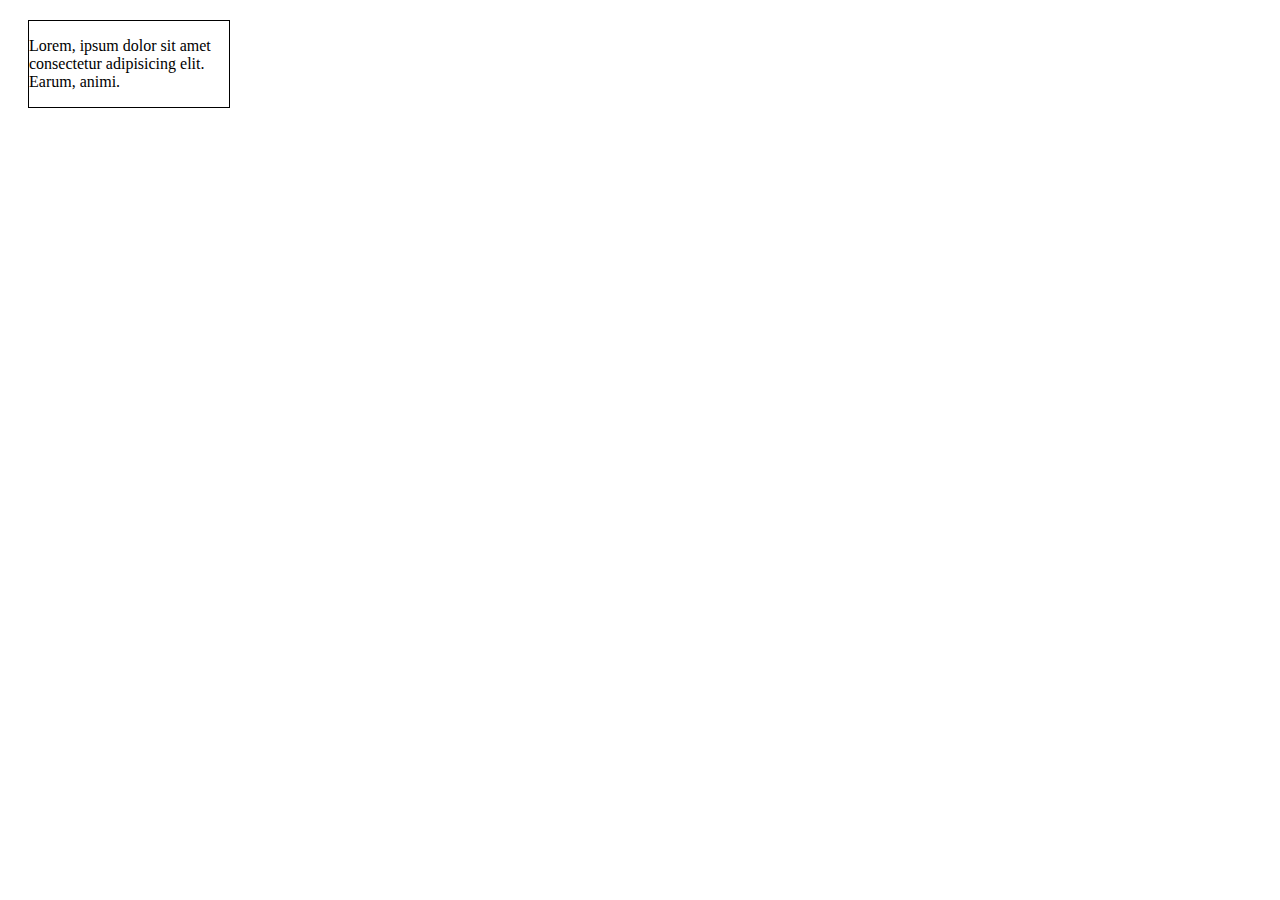
<file: lesson 2/index.html>
<!DOCTYPE html>
<html lang="en">
  <head>
    <meta charset="UTF-8" />
    <meta name="viewport" content="width=device-width, initial-scale=1.0" />
    <meta http-equiv="X-UA-Compatible" content="ie=edge" />
    <link rel="stylesheet" href="./css/style.css" />
    <title>Document</title>
  </head>
  <body>
    <div class="align">
      <p>
        Lorem, ipsum dolor sit amet consectetur 
        adipisicing elit. Earum, animi.
      </p>
    </div>
  </body>
</html>
</file>
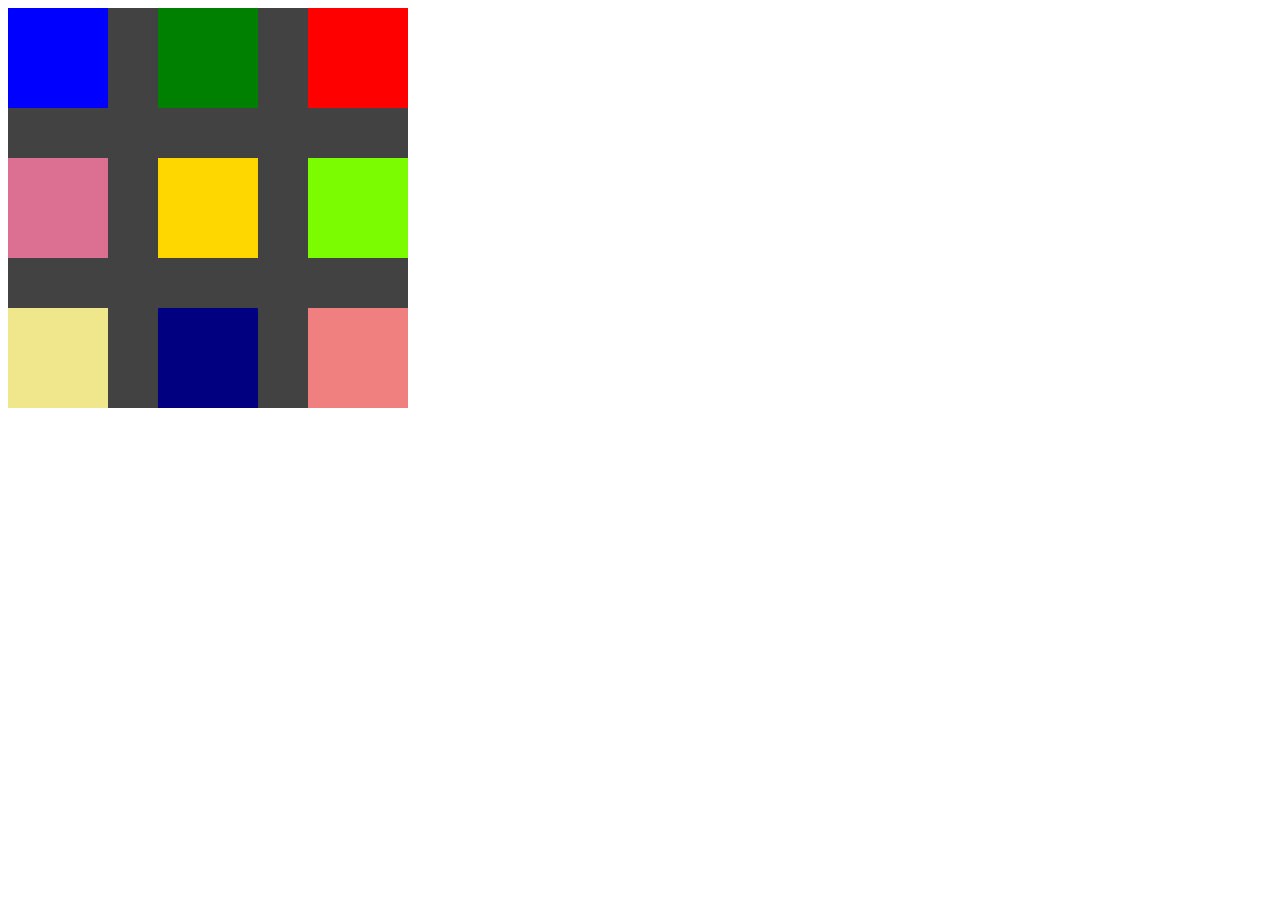
<file: tasks/index.html>
<!DOCTYPE html>
<html lang="en">
<head>
    <meta charset="UTF-8">
    <meta name="viewport" content="width=device-width, initial-scale=1.0">
    <meta http-equiv="X-UA-Compatible" content="ie=edge">
    <link rel="stylesheet" href="css/styles.css">
    <title>Document</title>
</head>
<body>
    <div class="father">
        <div class="childe1"></div>
        <div class="childe2"></div>
        <div class="childe3"></div>
        <div class="childe4"></div>
        <div class="childe5"></div>
        <div class="childe6"></div>
        <div class="childe7"></div>
        <div class="childe8"></div>
        <div class="childe9"></div>
    </div>
</body>
</html>
</file>
<file: homework_3/css/style.css>
body {
    font-family: "Payfair Display", serif;
    color: #626262;
    font-size: 14px;
    line-height: 24px;
    margin: 0 auto;
    width: 901px;
}

.nav-list {
    list-style: none;
    margin: 70px 0px 100px 0px; 
    padding: 0px;
    text-align: center;
    font-size: 0;
}

.nav-list li{
    font-size: 14px;
    display: inline-block;
    text-align: center;
}


.nav-list a {
    display: block;
    padding: 50px;
    text-decoration: none;
    color: #626262;
    text-transform: uppercase;
}

.nav-list a:hover {
    color: #03a9f4;
}

.content-section {
    font-size: 0;
}

.content-section .content-class {
    color: #b4ad9e;
    line-height: 17px;
    text-transform: uppercase;
    font-size: 14px;
}

.content-section .content-article:not(:nth-child(2n)){
    margin-right: 60px;
}

.content-section .content-article{
    margin: 0 auto;
    display: inline-block;
    width: 420px;
    vertical-align: top;
    text-align: left;
    font-size: 14px;
    margin-bottom: 114px;
}

.content-section h2{
    font-size: 30px;
    line-height: 36px;
}

.content-img {
    margin-bottom: 5px;
}

button {
    display: block;
    margin: 0 auto; 
    padding: 0;
    background-color: #fff;
    cursor: pointer;
    width: 165px;
    height: 60px;
    border: 1px solid;
    font-size: 20px;
    line-height: 24px;
    font-family: "Payfair Display", sans-serif;
}

/* 
body {
    margin: 0 auto;
    font-family: "Payfair Display", serif;
    color: #626262;
    font-size: 14px;
    line-height: 21px;
    margin-top: 73px;
    margin-bottom: 20px;
    max-width: 1170px;
 }

 .nav-list {
     font-style: 14px;
     list-style: none;
     margin: 0px 70px 100px 70px; 
     text-align: center;
     padding: 0;
 }
 
 .nav-list a {
    color: #626262;
    text-transform: uppercase;
    text-decoration: none;
    line-height: 28px;
    display: block;
 }

 .nav-list li {
     display: inline-block;
     margin: 0 51px;
 }

 .nav-list a:hover {
    color: #03a9f4;
 }

 .page-main {
    margin: 0 auto;
 }

 .content-section {
     margin-bottom: 37px;
     text-align: center;
 }

 .content-article {
    margin: 0 auto;
    display: inline-block;
    width: 420px;
    vertical-align: top;
    text-align: left;
    margin-right: 56px;
    margin-bottom: 114px;
  }

  img {
    display: block;
    margin-bottom: 30px;
  }
  
  img + p{
    text-transform: uppercase;
    font-size: 14px;
    margin-bottom: 17px;
    color: #b4ad9e;
    font-family: "Ubuntu", sans-serif;
  }
  
  h3 {
    font-size: 30px;
    margin-bottom: 27px;
    color: #626262;
  }
  
  p {
    font-size: 14px;
    line-height: 24px;
    color: #626262;
  }
  
  button {
    padding: 15px 33px;
    font-size: 20px;
    color: #626262;
    border: 1px solid #626262;
  } */
</file>
<file: homework_4/css/styles.css>
* {
    margin: 0;
    padding: 0;
    box-sizing: border-box;
}

body {
    font-family: 'Roboto', sans-serif;
    color: #555252;
}

.clearfix::after {
    display: table;
    content: "";
    clear: both;
}

.container {
    width: 1110px;
    margin: 0 auto;
}

/* Navigation */

.page-navigation {
    padding: 40px 0;
    /* margin-bottom: 74px; */
}

.nav_menu {
    float: right;
    margin: 0;
    padding: 0;
    vertical-align: middle;
    padding: 8px;
}

.nav_menu a{
    display: block;
}

.nav_menu li{
    float: left;
    margin-right: 30px;
    list-style-type: none; 
}

.nav_menu li:last-child{
    margin-right: 0px;
}

.nav_item a:hover {
    color: #1abc9c;
}

.logo {
   display: inline-block;
   font-size: 30px; 
   line-height: 32px;
   text-decoration: none;
   color: #555252;
   text-transform: uppercase;
}

.logo::first-letter {
    color: #1abc9c;
    font-weight: bold;
}  


.nav_menu a{
    color: #0f0101;
    font-family: 'Open Sans', sans-serif;
    font-size: 14px;
    text-transform: uppercase;
    text-decoration: none;
    line-height: 11px;
    font-weight: 700;
}

/* Main content */

/* Featured products */

.text_underline {
    margin: 0;
    margin-bottom: 74px;
}

.product_article{
    float: left;
    margin: 0;
    padding: 0;
    width: 255px;
    height: 322px;
    margin-right: 30px;
    margin-bottom: 30px; 
    font-size: 0;
    line-height: 32px;
    color: #ffffff; 
}
.news_name {
    /* margin-top: 0; */
}
.product_article h3{
    font-size: 18px;
}

.product_article p{
    font-size: 18px;
}

.product_article:nth-child(4n+1){
    margin-right: 0;
}

.product_article:nth-child(n+5){
    margin-bottom: 0;
}
.product_title {
    background-color: #323232;
    width: 201px;
    height: 40px;
    float: left;
    padding-top: 4px;
    padding-left: 11px;
    
}

.product_price{
    display: inline-block;
    background-color: #8c8c8c;
    float: right;
    width: 54px;
    height: 40px;
    padding-top: 4px;
    text-align: center;
}

.product_article:hover h3 {
    background-color: #1abc9c;
}

.product_article:hover p {
    background-color: #7fd9c7;
}

.first_h2 {
    padding-top: 74px;
}

h2 {
    text-transform: uppercase;
    font-size: 48px;
    line-height: 32px;
    text-align: center;
    font-weight: 800;
}

h2::after {
    content: "";
    display: block;
    margin: 0 auto;
    margin-top: 32px; 
    width: 164px;
    height: 7px;
    background-color: #1abc9c;
}


img {
    display: block;
    max-width: 100%;
    height: auto;
   }

.featuret_products{
    padding-bottom: 100px;
}

/* Latest news */

.news_article {
    width: 350px;
    margin: 0;
    padding: 0;
    float: left;
    margin-right: 30px;
}

.news_article:nth-child(4n) {
    margin-right: 0;
}

.news_img {
    margin-bottom: 12px;
}

.news_article h3{
    /* margin-top: 12px; */
    font-size: 18px;
    line-height: 26px;
}

.news_article p{
    font-size: 14px;
    line-height: 26px;
}

.news_content {
    margin-bottom: 8px;
}

.news_name {
    margin-bottom: 26px;
}

.news_name::after {
    content: "";
    display: block;
    margin-top: 15px;
    width: 136px;
    height: 3px;
    background-color: #1abc9c;
}

.news_button {
    background-color: #4ec6ab;
    width: 160px;
    height: 50px;
    font-size: 16px;
    line-height: 26px;
    color: #ffffff;
    border-radius: 3px;
    border: 0px;
    /* margin-top: 15px; */
}

.latest_news {
    padding-bottom: 50px;
}
</file>
<file: homework_5/css/styles.css>
* {
    margin: 0;
    padding: 0;
    box-sizing: border-box;
}

.clearfix::after {
    display: table;
    content: "";
    clear: both;
}

.container {
    width: 1110px;
    margin: 0 auto;
}

/* Navigation */


.page-navigation {
    padding: 30px 0;
}

.nav_menu {
    float: right;
    margin: 0;
    vertical-align: middle;
    padding: 8px;
}

.nav_menu a{
    display: block;
}

.nav_menu li{
    float: left;
    margin-right: 30px;
    list-style-type: none; 
}

.nav_menu li:last-child{
    margin-right: 0px;
}

.nav_item a:hover {
    color: #1abc9c;
}

.logo {
   display: inline-block;
   font-family: 'Open Sans', sans-serif;
   font-size: 30px; 
   line-height: 32px;
   text-decoration: none;
   color: #555252;
   text-transform: uppercase;
}

.logo::first-letter {
    color: #1abc9c;
    font-weight: bold;
}  


.nav_menu a{
    color: #0f0101;
    font-family: 'Open Sans', sans-serif;
    font-size: 14px;
    text-transform: uppercase;
    text-decoration: none;
    line-height: 11px;
    font-weight: 700;
}

/* Slider */

.slider {
    background-image:
        linear-gradient( rgba(0, 0, 0, 0.52),
        rgba(0, 0, 0, 0.52)),
        url(../img/slider/1.jpg);
    background-size: cover;
    height: 600px;
    text-align: center;
}

.btn {
    display: inline-block;
    margin: 0 auto;
    margin-top: 217px;
}


.slider .slider-btn {
    border: none;
    width: 104px;
    height: 104px;
    background-color: rgba(78, 198, 171, 0.65);
    float: left;
    margin-top: 20px;
}

.slider .slider-btn:hover {
    background-color: rgba(78, 198, 171, 1);
}

.slider .slider-btn:last-child {
    float: right;
}

.slider .slider-content {
    float: left;
    padding-left:80px;
    color: #fff;
    font-family: 'Roboto', sans-serif;
    text-transform: uppercase;
    text-align: left;
}

.slider-content h2 {
    font-size: 60px;
    line-height: 82px;
    font-weight: 800;
}

.slider-content p {
    font-size: 24px;
    line-height: 54px;
    font-weight: 100;
}

/* product_article */

.page-main{
    background-color: #e9f0fd;
}

.collections {
    padding-top: 100px;
    margin-bottom: 140px;
    font-family: 'Roboto', sans-serif;
    text-transform: uppercase;
}

.text_underline {
    margin: 0;
    margin-bottom: 74px;
}

.text_underline h2 {
    font-family: 'Roboto', sans-serif;
    color: #515151;
    text-transform: uppercase;
    font-size: 48px;
    line-height: 32px;
    text-align: center;
    font-weight: 800;
}

.text_underline h2::after {
    content: "";
    display: block;
    margin: 0 auto;
    margin-top: 32px; 
    width: 164px;
    height: 7px;
    background-color: #1abc9c;
}

.product_article {
    float: left;
    margin: 0;
    padding: 0;
    width: 255px;
    height: 282px;
    margin-right: 30px;
    font-size: 0;
    line-height: 32px;
    color: #ffffff; 
}

.product_article h3{
    font-size: 18px;
}

.product_article p{
    font-size: 18px;
}

.product_article:nth-child(4n+1){
    margin-right: 0;
}

.product_article:nth-child(2) {
    background: url(../img/product1.jpg) top center no-repeat;
}

.product_article:nth-child(3) {
    background: url(../img/product2.jpg) top center no-repeat;
}

.product_article:nth-child(4) {
    background: url(../img/product3.jpg) top center no-repeat;
}

.product_article:nth-child(5) {
    background: url(../img/product4.jpg) top center no-repeat;
}

.article-overlay {
    position: absolute;
    visibility: hidden;
    width: 255px;
    height: 282px;
    border: 10px rgba(255,255,255,0.55) solid;
}

.overlay-content {
    position: absolute;
    width: 235px;
    height: 262px;
    background-color: rgba(0,0,0,0.55);
    padding: 80px 30px;
}

.overlay-icon {
    background-color: transparent;
    width: 50px;
    height: 50px;
    border: 1px #fff solid;
    float: left;
    margin: 4px;
    text-align: center;
}

.overlay-icon:hover {
    background-color: #1abc9c;
}

.longicon {
    width: 166px;
    background-color: #323232;
    padding: 12px;
}

.longicon object {
    float: left;
}

.longicon span {
    color: #ffffff;
    font-size: 14px;
    line-height: 32px;
    font-family: 'Open Sans', sans-serif;
    float: left;
    margin-left: 18px;
    margin-top: -3px;
}

/* 
.article-overlay::after {
    content: '';
    display: block;
    position: absolute;
    width: 235px;
    height: 262px;
    background-color: rgba(0,0,0,0.55);
} */

.price_section {
    position: relative;
    top: 282px;
}

.product_title {
    background-color: #323232;
    width: 201px;
    height: 40px;
    float: left;
    padding-top: 4px;
    padding-left: 11px;
    
}

.product_price{
    display: inline-block;
    background-color: #8c8c8c;
    float: right;
    width: 54px;
    height: 40px;
    padding-top: 4px;
    text-align: center;
}

.product_article:hover h3 {
    background-color: #1abc9c;
}

.product_article:hover p {
    background-color: #7fd9c7;
}

.product_article:hover .article-overlay  {
    visibility: visible;
}

img {
    display: block;
    max-width: 100%;
    height: auto;
   }


/* Footer */

footer {
  height: 88px;
  background-color: #323232;
}

footer .container {
    line-height: 88px;
    text-align: center;
    color: #fefefe;
    font-family: 'Open Sans', sans-serif;
}

footer a {
    color: #4ec6ab;
    text-decoration: none;
}

footer cite {
    font-style: normal;
}
/* background-clip: padding-box; */
</file>
<file: homework_6/css/styles.css>
* {
    margin: 0;
    padding: 0;
    box-sizing: border-box;
}

.container {
    width: 1200px;
    margin: 0 auto;
}

/* Navigation */

.site_navgiation {
    display: flex;
    min-height: 80px;
    justify-content: space-between;
    align-items: center;
}

.nav_menu {
    display: flex;
    width: 491px;
    justify-content: space-between;
    flex-wrap: wrap;
}

.logo {
    font-family: 'Montserrat', sans-serif;
    text-decoration: none;
    display: block;
    font-size: 30px;
    line-height: 36px;
    font-weight: bold;
    color: #95e1d3;
}

.nav_menu li {
    display: block;
    list-style: none;
}

.nav_menu a {
    font-family: 'Montserrat', sans-serif;
    text-decoration: none;
    color: #95e1d3;
    font-size: 14px;
    line-height: 17px;
}

.nav_item a:hover {
    color: #f38181;
    border-bottom: 3px solid #f38181;
    padding-bottom: 12px;
    transition-duration: 200ms;
}

/* h2 */

.first_h2 {
    padding-top: 94px;
    margin-bottom: 25px;
    text-align: center;
    font-family: 'Kaushan Script', serif;
    line-height: 24px;
    font-weight: normal;
    line-height: 29px;
}

.second_h2 {
    text-align: center;
    font-family: 'Montserrat', sans-serif;
    font-weight: bold;
    font-size: 30px;
    line-height: 36px;
    text-transform: uppercase;
    margin-bottom: 60px;
}

.second_h2::after {
    content: '';
    display: block;
    margin: 0 auto;
    margin-top: 42px;
    width: 60px;
    height: 3px;
    background-color: #f38181;
}

/* services */

.services_section {
    display: flex;
    justify-content: flex-start;
    flex-wrap: wrap;
    height: 250px;
    align-content: space-between;
}

.items_text {
    position: relative;
    padding-left: 50px;
}

.section_items:nth-child(1) .items_text::before {
    content: '';
    height: 32px;
    width: 32px;
    position: absolute;
    background-image: url(../img/services/1.png);
    background-repeat: no-repeat;
    left: 0;
}

.section_items:nth-child(2) .items_text::before {
    content: '';
    height: 32px;
    width: 32px;
    position: absolute;
    background-image: url(../img/services/2.png);
    background-repeat: no-repeat;
    left: 0;
}

.section_items:nth-child(3) .items_text::before {
    content: '';
    height: 32px;
    width: 32px;
    position: absolute;
    background-image: url(../img/services/3.png);
    background-repeat: no-repeat;
    left: 0;
}

.section_items:nth-child(4) .items_text::before {
    content: '';
    height: 32px;
    width: 32px;
    position: absolute;
    background-image: url(../img/services/4.png);
    background-repeat: no-repeat;
    left: 0;
}

.section_items:nth-child(5) .items_text::before {
    content: '';
    height: 32px;
    width: 32px;
    position: absolute;
    background-image: url(../img/services/5.png);
    background-repeat: no-repeat;
    left: 0;
}

.section_items:nth-child(6) .items_text::before {
    content: '';
    height: 32px;
    width: 32px;
    position: absolute;
    background-image: url(../img/services/6.png);
    background-repeat: no-repeat;
    left: 0;
}

.section_items {
    width: 383px;
}

.items_text p {
    margin-top: 12px;
    font-family: 'Roboto', sans-serif;
    font-size: 15px;
    line-height: 24px;
    font-weight: normal;
    color: #999999;
}

.items_text h3 {
    font-family: 'Montserrat', sans-serif;
    text-transform: uppercase;
    font-size: 14px;
    line-height: 17px;
    font-weight: normal;
    color: #333333;
}

/* team */
.team {
    padding-bottom: 80px;
}

.team_content { 
    padding-top: 40px;
    margin: 0 auto;
    width: 980px;
    text-align: center;
    font-family: 'Roboto', sans-serif;
    font-size: 15px;
    line-height: 24px;
    font-weight: normal;
    color: #999999;
}
.team_section {
    display: flex;
    justify-content: space-between;
    margin-top: 90px;
}

.team_itmes img {
    position: relative;
    width: 380px;
    height: 554px;
 }

 .overlay {
    position: absolute;
    width: 380px;
    height: 470px;
    opacity: 0;
    box-shadow: 10px 10px #95e1d3;
    transform: translate(-10px,-10px);
    z-index: 1;
    display: flex;
    justify-content: center;
    align-items: center;
    background: linear-gradient( to bottom,rgba(252,227,138, 0.9) 0%,  rgba(243,129,129, 0.9) 100%);
    transition: transform 0.2s linear, opacity 0.2s linear;
  }

.team_items:hover .overlay {
    opacity: 1;  
    box-shadow: 10px 10px #95e1d3;
    transform: translate(-10px,-10px);
}
 
.team_items:hover .team_img {
    transform: translate(-10px,-10px);
}

.team_img{
    transition: transform 0.2s linear;
}

.team_img img {
    display: block;
    max-width: 100%;
    height: auto;
 }

.overlay_btn {
    border: none;
    width: 56px;
    height: 56px;
    background-color: #fce38a;
    opacity: 1;
}

.overlay_btn:nth-child(1) {
    background-image: url(../img/team/logo/facebook.png);
    background-repeat: no-repeat;
    background-position: 50% 50%;
}

.overlay_btn:nth-child(2) {
    background-image: url(../img/team/logo/twitter.png);
    background-repeat: no-repeat;
    background-position: 50% 50%;
}

.overlay_btn:nth-child(3) {
    background-image: url(../img/team/logo/pinterest.png);
    background-repeat: no-repeat;
    background-position: 50% 50%;
}

.overlay_btn:nth-child(4) {
    background-image: url(../img/team/logo/instagram.png);
    background-repeat: no-repeat;
    background-position: 50% 50%;
}




.overlay_btn:hover {
    background-color: #95e1d3;
    transition-duration: 200ms;
}

.overlay_icon {
    display: flex;
    justify-content: space-between;
    align-content: center;
    width: 228px;
    height: 56px;
}

.team_items_content {
    margin-top: 25px;
}

.team_items_content h3 {
    display: flex;
    justify-content: center;
    font-family: 'Montserat', sans-serif;
    text-transform: uppercase;
    font-size: 14px;
    line-height: 17px;
    font-weight: normal;
    color: #333333;
}

.team_items_content p {
    margin-top: 5px;
    display: flex;
    justify-content: center;
    font-family: 'Roboto', sans-serif;
    font-size: 15px;
    line-height: 24px;
    font-weight: 300i;
    color: #999999;
}

/* footer */

.page_footer p {
    font-family: 'Montserat', sans-serif;
    font-size: 14px;
    line-height: 17px;
    font-weight: normal;
    color: #333333;
}

.page_footer a {
    color: #f38181;
    font-style: normal;
    text-decoration: none;
}


.page_footer {
    display: flex;
    justify-content: space-between;
    align-items: center;
    border-top: 1px solid #cccccc;
    padding-top: 10px;
    /* margin-top: 80px; */
    height: 63px;
}

.subscribe input{
    border: 1px #cccccc solid;
    width: 230px;
    height: 40px;
    font-family: 'Roboto', sans-serif;
}

.placeholder::-webkit-input-placeholder {
    padding-left: 10px;
    color: #cccccc;
    font-family: 'Roboto', sans-serif;
    font-size: 15px;
    line-height: 24px;
    font-weight: 300i;
}

.placeholder:-ms-input-placeholder {
    padding-left: 10px;
    color: #cccccc;
    font-family: 'Roboto', sans-serif;
    font-size: 15px;
    line-height: 24px;
    font-weight: 300i;
}

.placeholder:-moz-placeholder {
    padding-left: 10px;
    color: #cccccc;
    font-family: 'Roboto', sans-serif;
    font-size: 15px;
    line-height: 24px;
    font-weight: 300i;
}

.placeholder::-moz-placeholder {
    padding-left: 10px;
    color: #cccccc;
    font-family: 'Roboto', sans-serif;
    font-size: 15px;
    line-height: 24px;
    font-weight: 300i;
}

.sub_button {
    font-family: 'Montserat', sans-serif;
    font-size: bold;
    text-transform: uppercase;
    color: #fff;
    font-size: 15px;
    line-height: 24px;
    width: 150px;
    height: 40px;
    background-color: #95e1d3;
    border: 0px;
}

.subscribe {
    display: flex;
    justify-content: center;
}
</file>
<file: homework_8/css/styles.css>
* {
    margin: 0;
    padding: 0;
    box-sizing: border-box;
}

body {
    font-family: 'Montserrat', serif;
    font-weight: bold;
}

.container{ 
    width: 320px;
    margin: 0 auto;
}

img {
    display: block;
    max-width: 100%;
    height: auto;
}

.page_header {
    display: flex;
    flex-direction: column;
    background: url(../img/bg_img.jpg) no-repeat center center;
    background-repeat: no-repeat;
    background-position: center;
    background-size: cover;
}

.page_header .header-buttons {
    display: flex;
    justify-content: center;
}

.page_header .header-titles {
    display: flex;
    flex-direction: column;
    align-items: center;
    justify-content: center;
    color: #ffffff;
}

.header-titles .header_h2{
    text-align: center;
}

 .logo {
    display: flex;
    justify-content: center;
    font-size: 20px;
    margin-bottom: 40px;
    text-decoration: none;
    text-transform: uppercase;
    color: #ffffff;
}

.header-titles .header_h2 {
    font-size: 30px;
    line-height: 36px;
    text-transform: uppercase;
}

.header-titles .header_h2:nth-child(3) {
    margin-bottom: 20px;
}

.header-titles .header_h3 {
    font-family: 'Roboto', serif;
    font-weight: 300;
    font-size: 18px;
    margin-bottom: 20px;
    text-align: center;
}

.header-titles .header_btn {
    display: block;
    display: flex;
    justify-content: center;
    align-items: center;
    width: 280px;
    height: 40px;
    background-color: #ff4e50;
    font-size: 14px;
    line-height: 17px;
    border-radius: 18px;
    cursor: pointer;
}

.header-titles .header_btn:hover {
    background-color: #fff;
    color: #ff4e50;
    transition-duration: 0.4s;
}

.page_header .auth_btn {
    margin-top: 20px;
    display: flex;
    justify-content: center;
    align-items: center;
    min-width: 90px;
    height: 36px;
    text-decoration: none;
    color: #ffffff;
    line-height: 17px;
    font-size: 14px;
    border-radius: 20px;
    padding: 10px 17px;
}

.page_header .auth_btn:nth-child(2) {
    border: 2px solid #ffffff;
}

.main_section {
    padding-top: 70px;
    display: flex;
    flex-direction: column;
    align-items: center;
}

.section_h3 {
    font-size: 22px;
    line-height: 26px;
    text-align: center;
    margin-bottom: 20px;
}

.partners {
    display: flex;
    flex-direction: column;
    align-items: center;
}

.partners .partner_img {
    margin-bottom: 20px;
    display: block;
    position: relative;
}

.partners .partner_img::after {
    content: '';
    display: block;
    position: absolute;
    width: 32px;
    height: 32px;
    border: 4px #fff solid;
    border-radius: 50%;
    bottom: -8px;
    right: -8px;
    background-position: center center;
    background-size: 50% 50%;
    background-repeat: no-repeat;
}

.partners .img-1::after {
    background-image: url(../img/lifestyle/1.png);
    background-color: #ff4e50;
}

.partners .img-2::after {
    background-image: url(../img/lifestyle/2.png);
    background-color: #ffa507;
}

.partners .img-3::after {
    background-image: url(../img/lifestyle/3.png);
    background-color: #1cd7ad;
}

.partners .img-4::after {
    background-image: url(../img/lifestyle/4.png);
    background-color: #4e73db;
}
.partners .partner_name {
    margin-bottom: 16px;
}

.partners .partner_info {
    margin-bottom: 28px;
    text-align: center;
    font-family: 'Roboto', serif;
    font-weight: 300;
    padding: 0 15%;
}

.section_btn {
    width: 280px;
    height: 40px;
    margin-bottom: 58px;
    color: #ff4e50;
    border: 2px #ff4e50 solid;
    background-color: #ffffff;
    font-weight: bold;
    border-radius: 18px;
    cursor: pointer;
}

.section_btn:hover {
    background-color: #ff4e50;
    color: #fff;
    transition-duration: 0.4s;
}
</file>
<file: homework_8/css/media.css>
@media (max-width: 460px) {
    .page_header {
        height: 540px;
    }    
    .page_header .auth_btn{
        display: inline-flex;
        justify-content: center;
    }

    .header-titles .header_h3 {
        padding: 0 10%;
    }

    .logo{
        padding-top: 120px;
    }
}


@media (min-width: 460px) {
    .page_header {
        height: 700px;
        background-repeat: no-repeat;
        background-position: center;
    }

    .page_header .header-buttons {
        justify-content: flex-end;
        margin-right: 50px;
    }

    .page_header .auth_btn {
        margin-top: 38px;
    }

    .logo {
        position: absolute;
        top: 45px;
        left: 50px;
    }

    .header-titles {
        padding-bottom: 74px;
        height: 100%;
    }

    .header-titles .header_h2 {
        font-size: 52px;
        line-height: 62px;
    }

    .header-titles .header_h2:nth-child(3) {
        margin-bottom: 40px;
    }

    .header-titles .header_h3 {
        font-size: 24px;
        line-height: 29px;
        margin-bottom: 34px;
    }

    .header-titles .header_btn {
        font-size: 14px;
        line-height: 17px;
    }

    .main_section {
        flex-wrap: wrap;
    }

    .section_h3 {
        margin-bottom: 33px;
    }

    .partners-container {
        display: flex;
        flex-wrap: wrap;
        padding: 0 15%;
    }

    .partners .partner_info {
        padding: 0 3%;
        margin-bottom: 0;
    }

    .partners {
        width: 50%;
        margin-bottom: 60px;
    }

    .partners:nth-child(1) {
        order: 1;
    }

    .partners:nth-child(2) {
        order: 3;
    }

    .partners:nth-child(3) {
        order: 2;
    }

    .partners:nth-child(4) {
        order: 4;
    }
}


@media (min-width: 940px) {
    .partners-container {
        display: flex;
        flex-wrap: nowrap;
        padding: 0 15%;
    }

    .partners {
        width: 25%;
        margin: 0 10px 40px;
    }


}
</file>
<file: homework_9/css/styles.css>
* {
    margin: 0;
    padding: 0;
    box-sizing: border-box;
}

body {
    font-family: 'Montserrat', serif;
    font-weight: bold;
}


img {
    display: block;
    max-width: 100%;
    height: auto;
}

.nav {
    display: flex;
    flex-direction: column;
    justify-content: center;
}

.page_header {
    height: 540px;
    display: flex;
    flex-direction: column;
    background: url(../img/bg_img.jpg) no-repeat center center;
    background-repeat: no-repeat;
    background-position: center;
    background-size: cover;
}

.col-logo {
    margin-top: 100px;
}

.page_header .container-fluid {
    height: 100%;
}

.page_header .header-buttons {
    display: flex;
    justify-content: center;
}

.page_header .header-titles {
    display: flex;
    flex-direction: column;
    align-items: center;
    justify-content: center;
    color: #ffffff;
}

.header-titles .header_h2{
    text-align: center;
}

 .logo {
    display: flex;
    justify-content: center;
    font-size: 20px;
    margin-bottom: 40px;
    text-decoration: none;
    text-transform: uppercase;
    color: #ffffff;
}

.header-titles .header_h2 {
    font-size: 30px;
    line-height: 36px;
    text-transform: uppercase;
}

.header-titles .header_h2:nth-child(3) {
    margin-bottom: 20px;
}

.header-titles .header_h3 {
    font-family: 'Roboto', serif;
    font-weight: 300;
    font-size: 18px;
    margin-bottom: 20px;
    text-align: center;
}

.header-titles .header_btn {
    display: block;
    display: flex;
    justify-content: center;
    align-items: center;
    width: 280px;
    height: 40px;
    background-color: #ff4e50;
    font-size: 14px;
    line-height: 17px;
    border-radius: 18px;
    cursor: pointer;
}

.header-titles .header_btn:hover {
    background-color: #fff;
    color: #ff4e50;
    transition-duration: 0.4s;
}

.page_header .auth_btn {
    margin-top: 20px;
    display: flex;
    justify-content: center;
    align-items: center;
    min-width: 90px;
    height: 36px;
    text-decoration: none;
    color: #ffffff;
    line-height: 17px;
    font-size: 14px;
    border-radius: 20px;
    padding: 10px 17px;
}

.page_header .auth_btn:nth-child(2) {
    border: 2px solid #ffffff;
}

.main_section {
    padding-top: 70px;
    display: flex;
    flex-direction: column;
    align-items: center;
}

.section_h3 {
    font-size: 22px;
    line-height: 26px;
    text-align: center;
    margin-bottom: 20px;
    font-weight: bold;
}

.partners {
    display: flex;
    flex-direction: column;
    align-items: center;
}

.partners .partner_img {
    margin-bottom: 20px;
    display: block;
    position: relative;
}

.partners .partner_img::after {
    content: '';
    display: block;
    position: absolute;
    width: 40px;
    height: 40px;
    border: 4px #fff solid;
    border-radius: 50%;
    bottom: -8px;
    right: -8px;
    background-position: center center;
    background-size: 50% 50%;
    background-repeat: no-repeat;
}

.partners .img-1::after {
    background-image: url(../img/lifestyle/1.png);
    background-color: #ff4e50;
}

.partners .img-2::after {
    background-image: url(../img/lifestyle/2.png);
    background-color: #ffa507;
}

.partners .img-3::after {
    background-image: url(../img/lifestyle/3.png);
    background-color: #1cd7ad;
}

.partners .img-4::after {
    background-image: url(../img/lifestyle/4.png);
    background-color: #4e73db;
}
.partners .partner_name {
    margin-bottom: 16px;
    font-size: 14px;
    line-height: 17px;
    font-weight: bold;
}

.partners .partner_info {
    margin-bottom: 28px;
    text-align: center;
    font-family: 'Roboto', serif;
    font-weight: 300;
    padding: 0 15%;
    font-size: 14px;
    line-height: 17px;
}

.section_btn {
    width: 280px;
    height: 40px;
    margin-bottom: 58px;
    color: #ff4e50;
    border: 2px #ff4e50 solid;
    background-color: #ffffff;
    font-weight: bold;
    border-radius: 18px;
    cursor: pointer;
}

.section_btn:hover {
    background-color: #ff4e50;
    color: #fff;
    transition-duration: 0.4s;
}
</file>
<file: homework_9/css/media.css>
@media (min-width: 768px) {
    .col-logo {
        margin-top: 25px;
    }

    .nav {
        margin-bottom: 150px;
        justify-content: space-between;
        flex-direction: row-reverse;
        padding: 0 50px;
    }

    .page_header {
        height: 700px;
        background-repeat: no-repeat;
        background-position: center;
    }

    .header-titles .header_h2 {
        font-size: 52px;
        line-height: 62px;
    }

    .header-titles .header_h2:nth-child(3) {
        margin-bottom: 40px;
    }

    .header-titles .header_h3 {
        font-size: 24px;
        line-height: 29px;
        margin-bottom: 34px;
    }

    .header-titles .header_btn {
        font-size: 14px;
        line-height: 17px;
    }

    .partners:nth-child(1) {
        order: 1;
    }

    .partners:nth-child(2) {
        order: 3;
    }

    .partners:nth-child(3) {
        order: 2;
    }

    .partners:nth-child(4) {
        order: 4;
    }
}


@media (min-width: 992px) {

.main_section {
    width: 992px;
}
}
</file>
<file: lesson 2/css/style.css>
.align {
   width: 200px;
   border: 1px solid;
   margin: 20px;
}

.align p,
{
    font-size: 20px;
}
</file>
<file: tasks/css/styles.css>
.father {
    position: relative;
    display: block;
    width: 400px;
    height: 400px;
    background-color: #424242;
}

.childe1 {
   position: absolute;
   width: 100px;
   height: 100px;
   background-color: blue;
}

.childe1:hover{
    position: absolute;
    width: 120px;
    height: 200px;
    background-color: lawngreen;
 }

.childe2 {
    position: absolute;
    width: 100px;
    height: 100px;
    background-color: green;
    left: 150px;
}

.childe2:hover{
    position: absolute;
    width: 130px;
    height: 50px;
    background-color: olive;
 }

 .childe3:hover{
    position: absolute;
    width: 110px;
    height: 200px;
    background-color: palevioletred;
 }

 .childe4:hover{
    position: absolute;
    width: 70px;
    height: 300px;
    background-color: firebrick;
 }

 .childe5:hover{
    position: absolute;
    width: 170px;
    height: 370px;
    background-color: palevioletred;
 }

.childe3 {
    position: absolute;
    width: 100px;
    height: 100px;
    background-color: red;
    right: 0px;
}

.childe4 {
    position: absolute;
    width: 100px;
    height: 100px;
    background-color: palevioletred;
    bottom: 150px;
}

.childe5 {
    position: absolute;
    width: 100px;
    height: 100px;
    background-color: gold;
    top: 100px;
    left: 100px;
    transform: translate(50%,50%)
}

.childe6 {
    position: absolute;
    width: 100px;
    height: 100px;
    background-color: lawngreen;
    top: 100px;
    left: 250px;
    transform: translate(50%,50%)
}

.childe7{
    position: absolute;
    width: 100px;
    height: 100px;
    background-color: khaki;
    left: 0;
    bottom: 0;
}

.childe8{
    position: absolute;
    width: 100px;
    height: 100px;
    background-color: navy;
    left: 150px;
    bottom: 0px;
}

.childe9{
    position: absolute;
    width: 100px;
    height: 100px;
    background-color: lightcoral;
    right: 0px;
    bottom: 0px;
}
</file>
